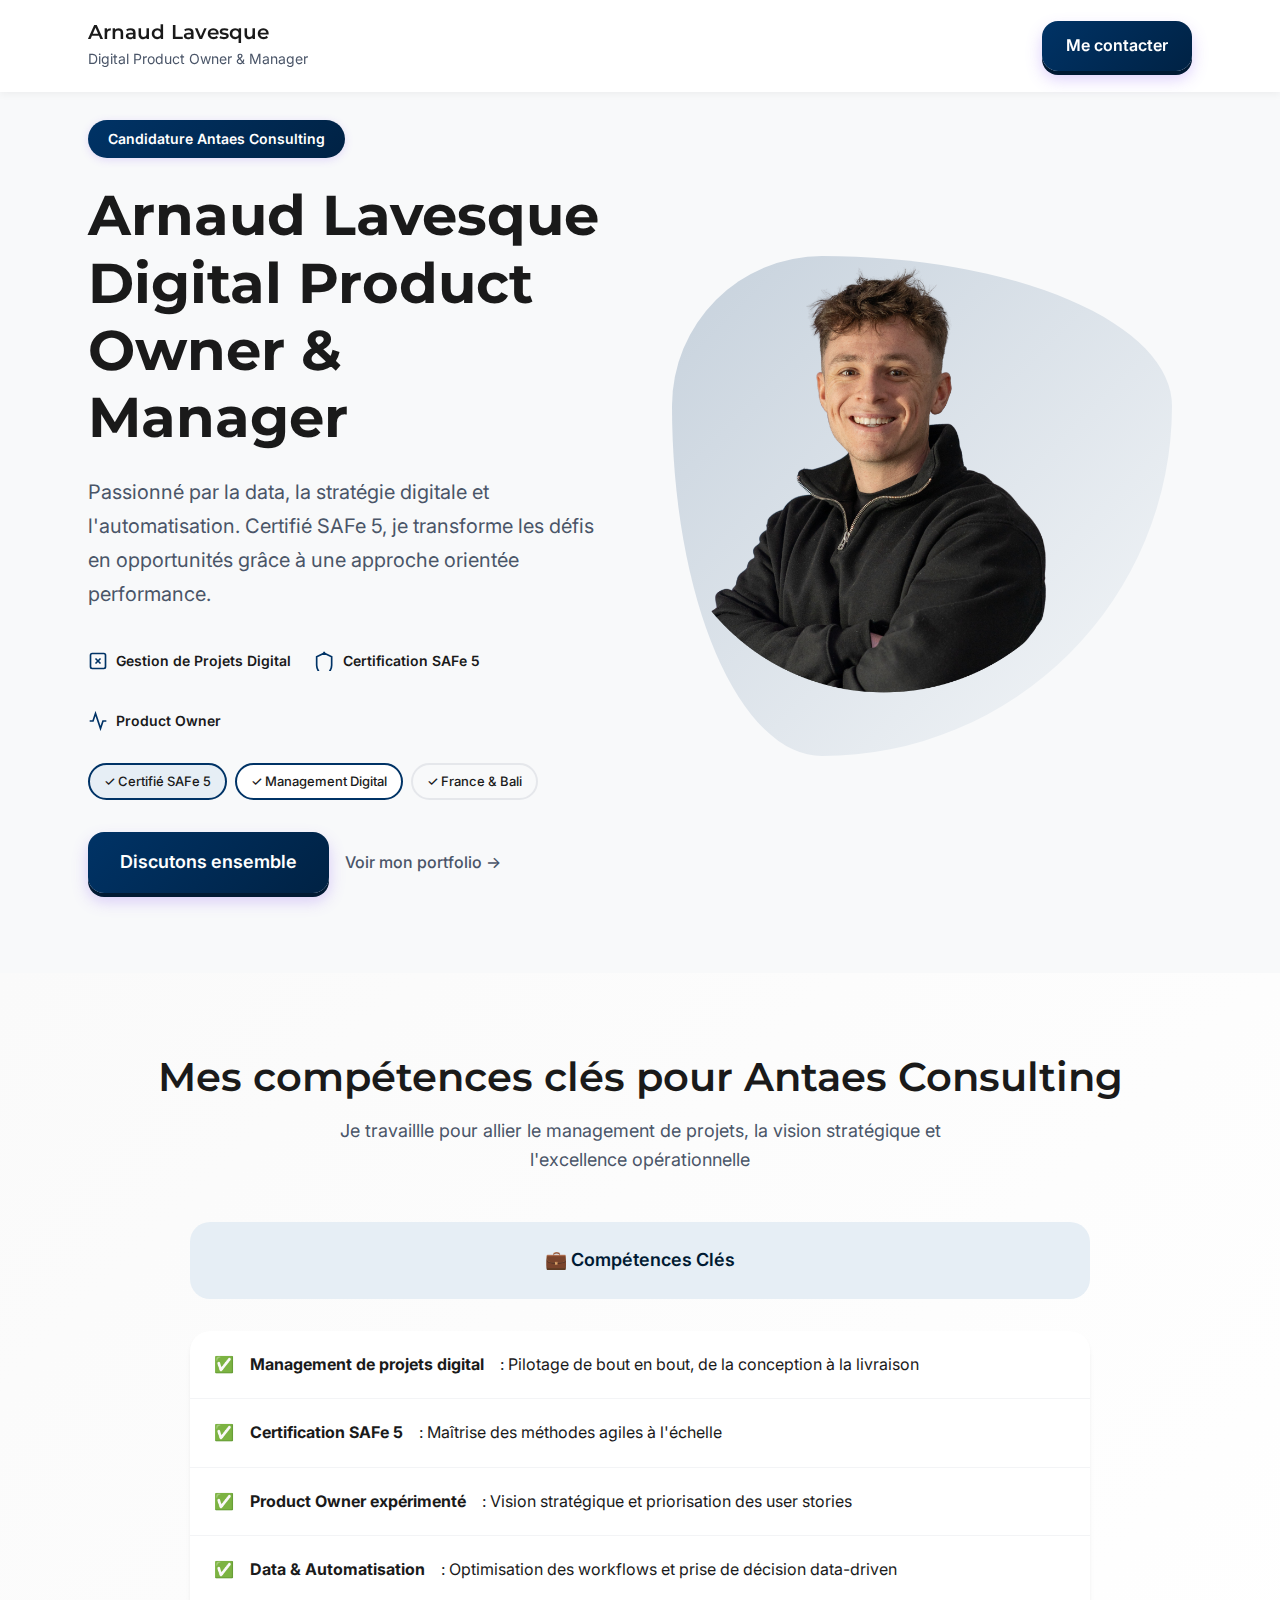
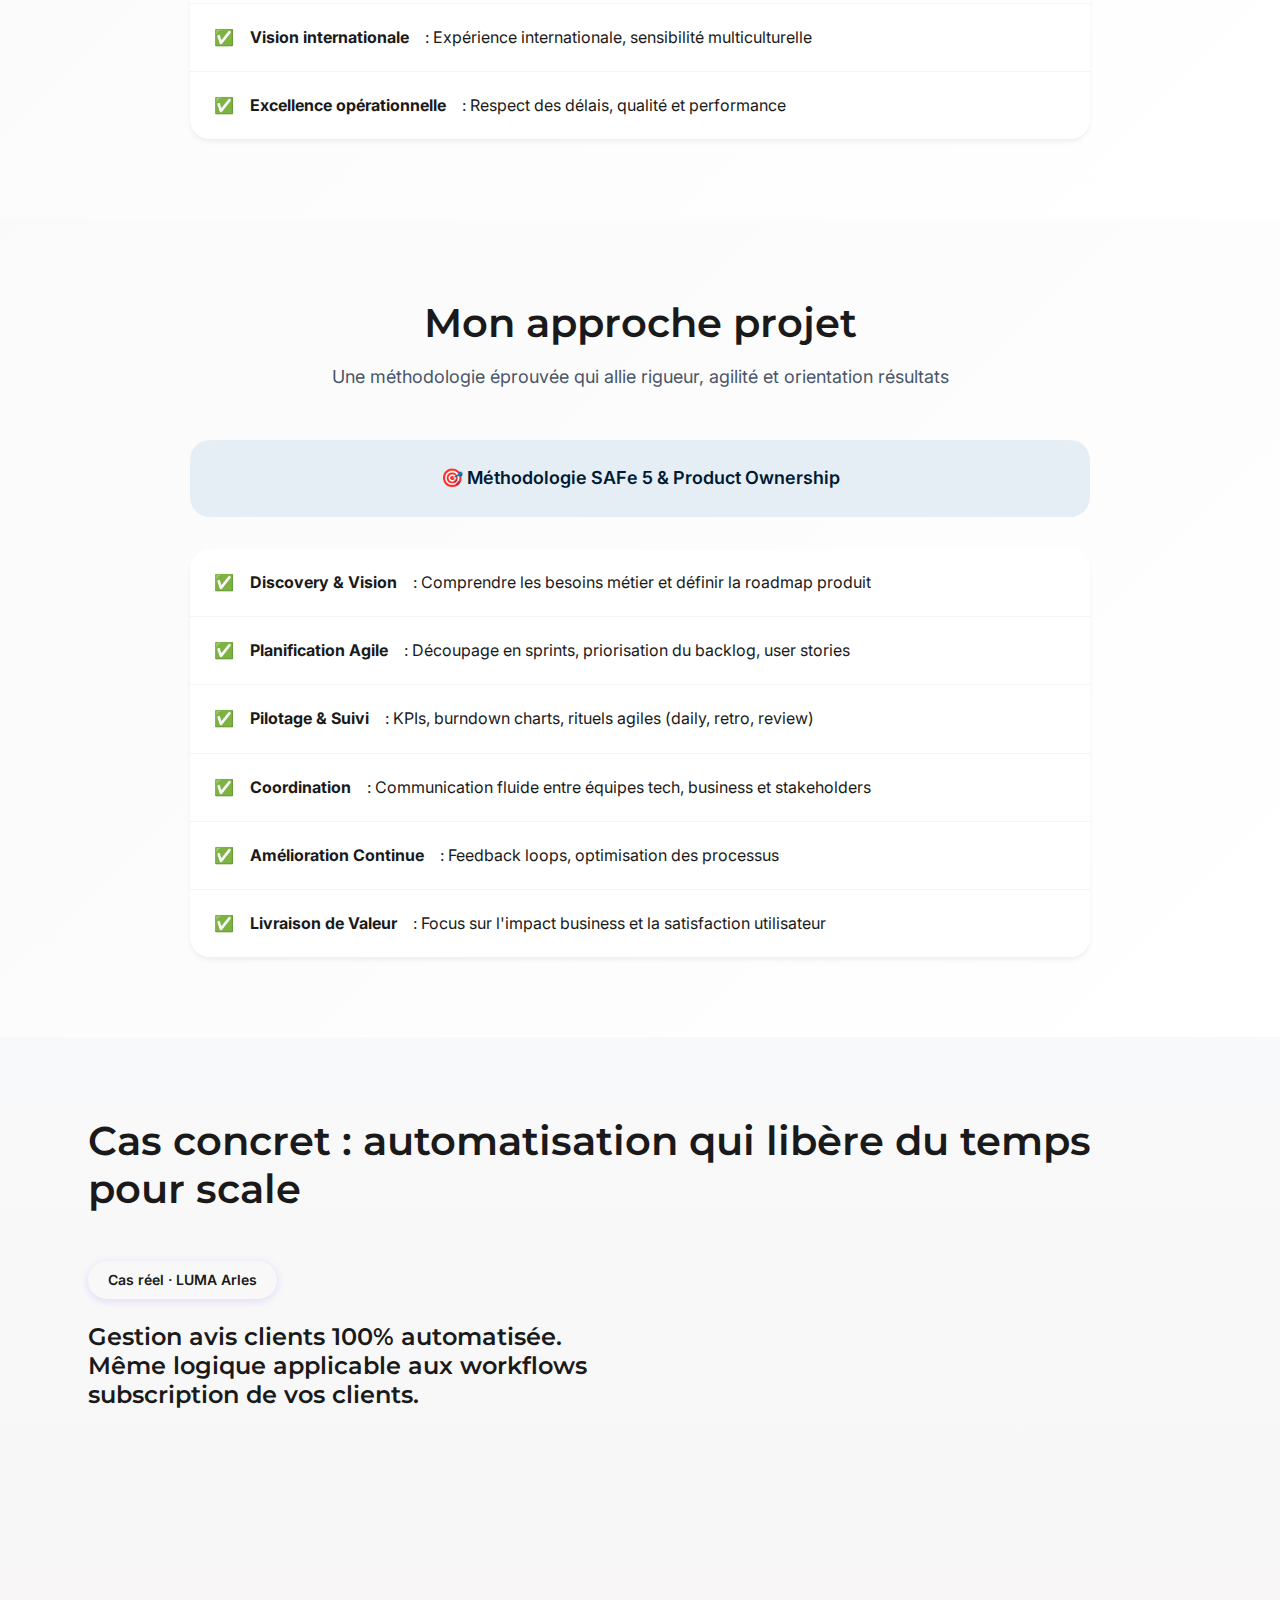
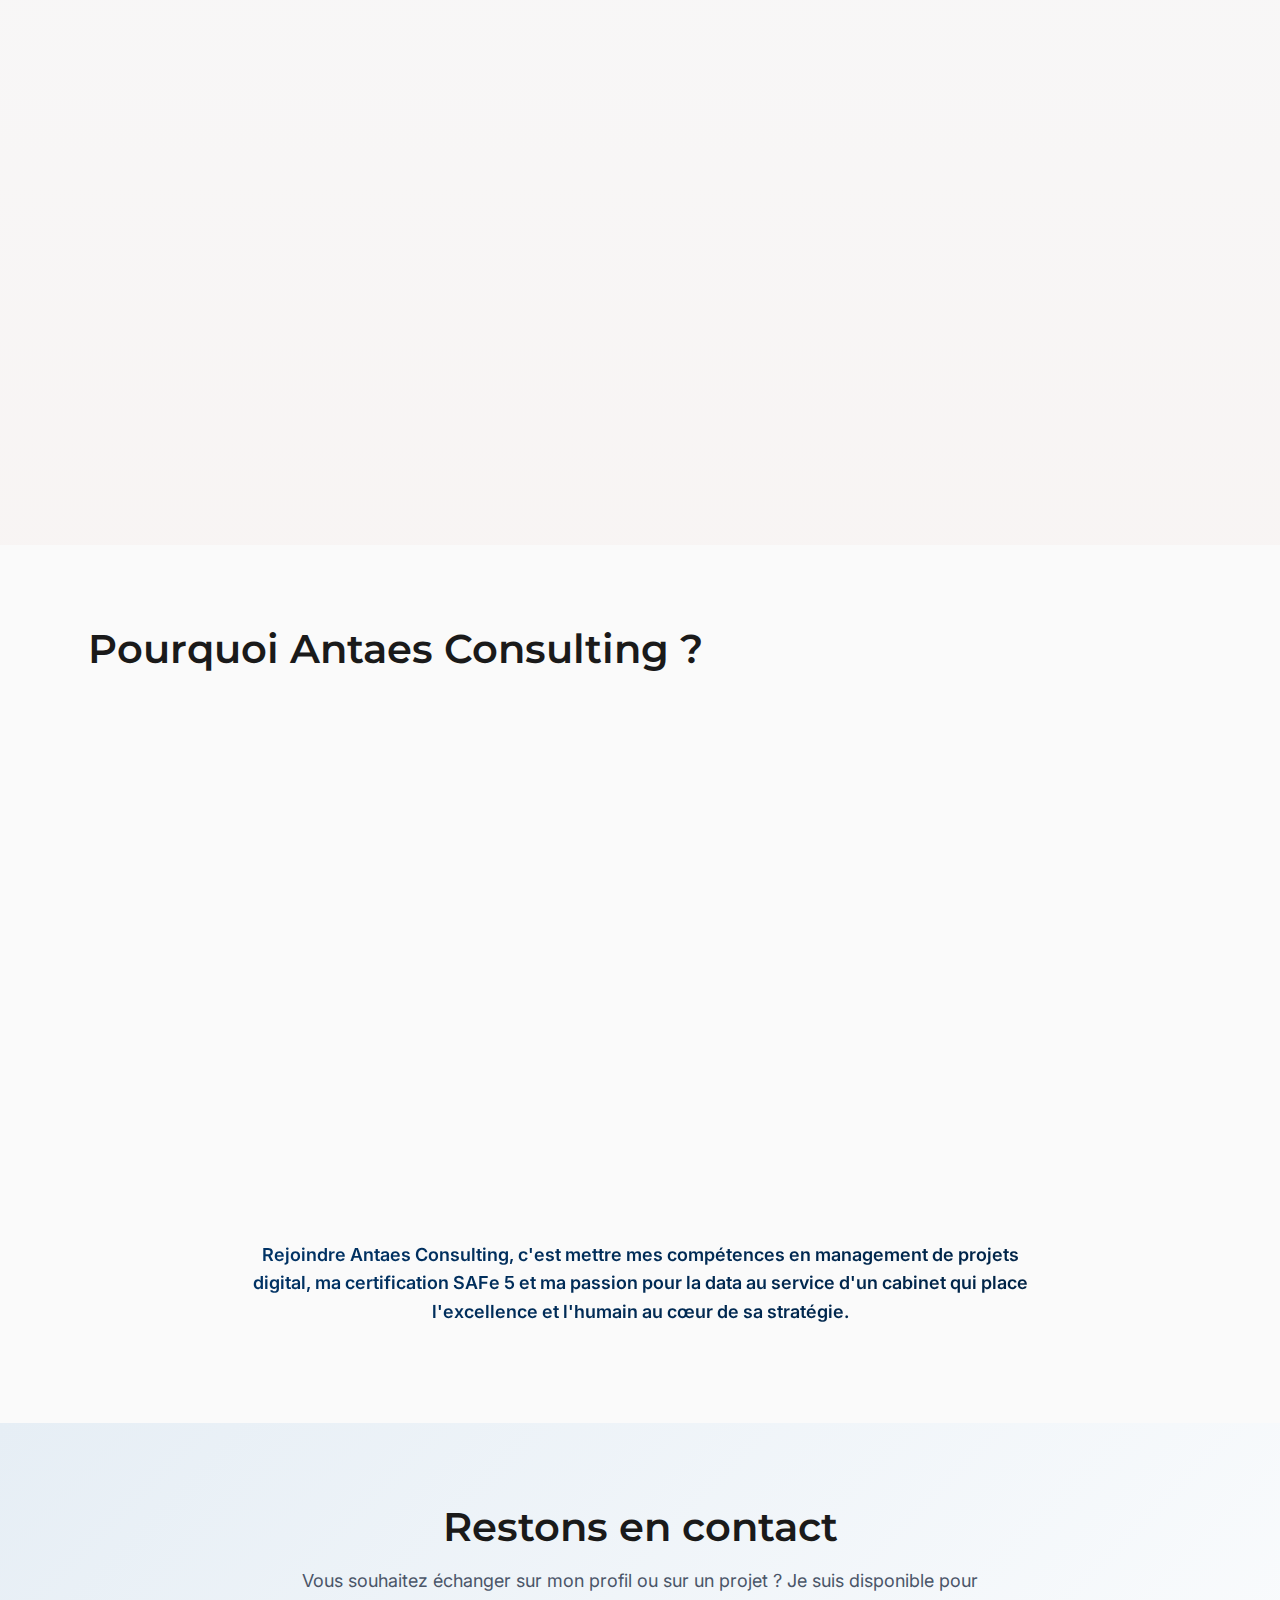
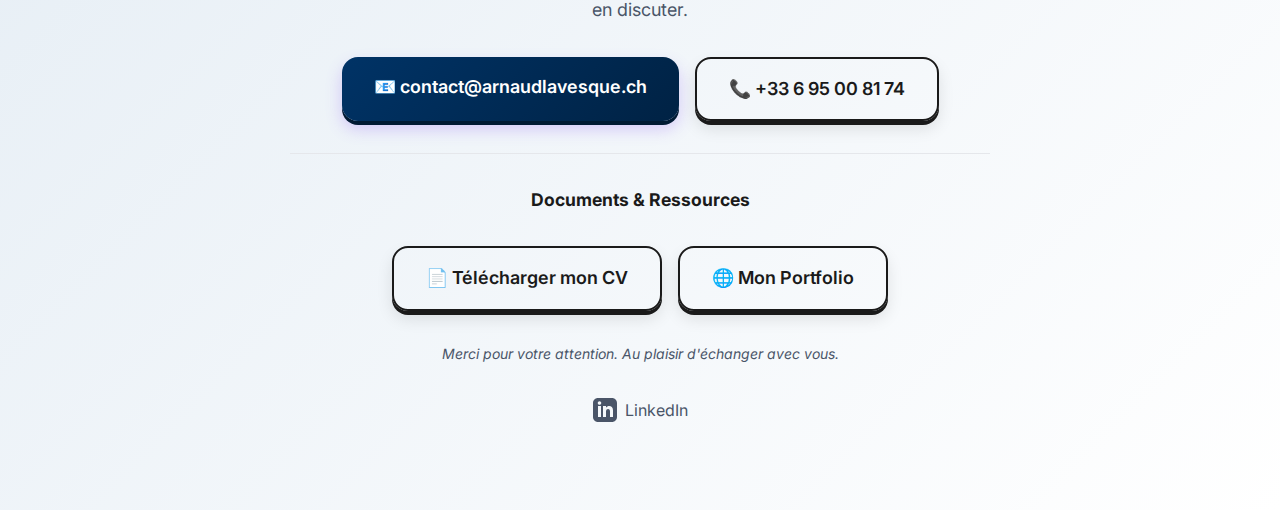
<file: index.html>
<!DOCTYPE html>
<html lang="fr">
<head>
    <meta charset="UTF-8">
    <meta name="viewport" content="width=device-width, initial-scale=1.0">
    <title>Arnaud Lavesque Digital Product Owner & Manager | Candidature Antaes Consulting</title>
    <meta name="description" content="Digital Product Owner & Manager certifié SAFe 5 | Passionné par la data, la stratégie digitale et l'automatisation | Candidature Antaes Consulting">
    
    <!-- Favicon -->
    <link rel="icon" type="image/svg+xml" href="photo.svg">
    <link rel="alternate icon" href="photo.svg">
    <link rel="apple-touch-icon" href="photo.svg">
    
    <!-- Open Graph / Social Media -->
    <meta property="og:title" content="Arnaud Lavesque — Digital Product Owner & Manager | Antaes Consulting">
    <meta property="og:description" content="Management de projets digital, certification SAFe 5, Product Owner expérimenté">
    <meta property="og:type" content="website">
    <meta property="og:url" content="https://antaes-arnaud.com">
    <meta property="og:image" content="https://antaes-arnaud.com/photo.svg">
    
    <!-- Twitter Card -->
    <meta name="twitter:card" content="summary_large_image">
    <meta name="twitter:title" content="Arnaud Lavesque — Digital Product Owner & Manager | Antaes Consulting">
    <meta name="twitter:description" content="Management de projets digital, certification SAFe 5, Product Owner expérimenté">

    <!-- Privacy-friendly analytics by Plausible -->
    <script async src="https://plausible.io/js/pa-vQAdKGVrV-SPS--4nNHO8.js"></script>
    <script>
      window.plausible = window.plausible || function () {
        (plausible.q = plausible.q || []).push(arguments);
      },
      plausible.init = plausible.init || function (i) {
        plausible.o = i || {};
      };
      plausible.init();
    </script>

    <!-- Fonts -->
    <link rel="preconnect" href="https://fonts.googleapis.com">
    <link rel="preconnect" href="https://fonts.gstatic.com" crossorigin>
    <link href="https://fonts.googleapis.com/css2?family=Montserrat:wght@400;500;600;700&family=Inter:wght@400;500;600&display=swap" rel="stylesheet">
    
    <!-- Styles -->
    <link rel="stylesheet" href="styles.css">
</head>
<body>
    <!-- Header fixe -->
    <header class="header">
        <div class="container">
            <div class="header-content">
                <div class="logo">
                    <h2>Arnaud Lavesque</h2>
                    <span class="subtitle">Digital Product Owner & Manager</span>
                </div>
                <nav class="header-nav">
                    <a href="#contact" class="btn btn-primary">Me contacter</a>
                </nav>
            </div>
        </div>
    </header>

    <main>
        <!-- Section Hero -->
        <section class="hero">
            <div class="container">
                <div class="hero-content">
                    <div class="hero-text">
                        <span class="tag tag-yellow">Candidature Antaes Consulting</span>
                        <h1>Arnaud Lavesque Digital Product Owner & Manager</h1>
                        <p class="hero-subtitle">
                            Passionné par la data, la stratégie digitale et l'automatisation. Certifié SAFe 5, je transforme les défis en opportunités grâce à une approche orientée performance.
                        </p>
                        
                        <div class="pillars">
                            <div class="pillar">
                                <svg class="icon" width="20" height="20" viewBox="0 0 24 24" fill="none" stroke="currentColor" stroke-width="2">
                                    <rect x="3" y="3" width="18" height="18" rx="2" ry="2"/>
                                    <line x1="9" y1="9" x2="15" y2="15"/>
                                    <line x1="15" y1="9" x2="9" y2="15"/>
                                </svg>
                                <span>Gestion de Projets Digital</span>
                            </div>
                            <div class="pillar">
                                <svg class="icon" width="20" height="20" viewBox="0 0 24 24" fill="none" stroke="currentColor" stroke-width="2">
                                    <path d="M12 2L2 7v10c0 5.55 3.84 10.74 9 12 5.16-1.26 9-6.45 9-12V7l-10-5z"/>
                                </svg>
                                <span>Certification SAFe 5</span>
                            </div>
                            <div class="pillar">
                                <svg class="icon" width="20" height="20" viewBox="0 0 24 24" fill="none" stroke="currentColor" stroke-width="2">
                                    <polyline points="22 12 18 12 15 21 9 3 6 12 2 12"/>
                                </svg>
                                <span>Product Owner</span>
                            </div>
                        </div>

                        <div class="credentials">
                            <span class="badge badge-certified">✓ Certifié SAFe 5</span>
                            <span class="badge badge-project">✓ Management Digital</span>
                            <span class="badge badge-location">✓ France & Bali</span>
                        </div>

                        <div class="hero-cta">
                            <a href="#contact" class="btn btn-primary btn-large">Discutons ensemble</a>
                            <a href="https://arnaudlavesque.ch" target="_blank" class="link-secondary">Voir mon portfolio →</a>
                        </div>
                    </div>
                    
                    <div class="hero-visual">
                        <div class="visual-wrapper">
                            <div class="shape-organic"></div>
                            <img src="photo.svg" alt="Arnaud Lavesque" class="avatar">
                            
                            <div class="floating-card card-1">
                                <strong>Gestion de Projets</strong>
                                <span>Méthodes agiles & SAFe 5</span>
                            </div>
                            
                            <div class="floating-card card-2">
                                <strong>Product Owner</strong>
                                <span>Vision stratégique & exécution</span>
                            </div>
                            
                            <div class="floating-card card-3">
                                <strong>Digital & Data</strong>
                                <span>Automatisation & performance</span>
                            </div>
                        </div>
                    </div>
                </div>
            </div>
        </section>

        <!-- Section Avec/Sans Arnaud -->
        <section class="benefits">
            <div class="container">
                <h2>Mes compétences clés pour Antaes Consulting</h2>
                <p class="section-subtitle">
                     Je travaillle pour allier le management de projets, la vision stratégique et l'excellence opérationnelle 
                </p>
                
                <div class="comparisons">
                    <div class="comparison avec active">
                        <div class="comparison-header avec-header">
                            💼 Compétences Clés
                        </div>
                        <ul class="comparison-list">
                            <li>✅ <strong>Management de projets digital</strong> : Pilotage de bout en bout, de la conception à la livraison</li>
                            <li>✅ <strong>Certification SAFe 5</strong> : Maîtrise des méthodes agiles à l'échelle</li>
                            <li>✅ <strong>Product Owner expérimenté</strong> : Vision stratégique et priorisation des user stories</li>
                            <li>✅ <strong>Data & Automatisation</strong> : Optimisation des workflows et prise de décision data-driven</li>
                            <li>✅ <strong>Vision internationale</strong> : Expérience internationale, sensibilité multiculturelle</li>
                            <li>✅ <strong>Excellence opérationnelle</strong> : Respect des délais, qualité et performance</li>
                        </ul>
                    </div>
                </div>
            </div>
        </section>

        <!-- Section Approche Projet -->
        <section class="quiz-section">
            <div class="container">
                <div class="section-header">
                    <h2>Mon approche projet</h2>
                    <p class="section-subtitle">
                        Une méthodologie éprouvée qui allie rigueur, agilité et orientation résultats
                    </p>
                </div>
                
                <div class="comparisons" style="margin-top: 3rem;">
                    <div class="comparison avec active">
                        <div class="comparison-header avec-header">
                            🎯 Méthodologie SAFe 5 & Product Ownership
                        </div>
                        <ul class="comparison-list">
                            <li>✅ <strong>Discovery & Vision</strong> : Comprendre les besoins métier et définir la roadmap produit</li>
                            <li>✅ <strong>Planification Agile</strong> : Découpage en sprints, priorisation du backlog, user stories</li>
                            <li>✅ <strong>Pilotage & Suivi</strong> : KPIs, burndown charts, rituels agiles (daily, retro, review)</li>
                            <li>✅ <strong>Coordination</strong> : Communication fluide entre équipes tech, business et stakeholders</li>
                            <li>✅ <strong>Amélioration Continue</strong> : Feedback loops, optimisation des processus</li>
                            <li>✅ <strong>Livraison de Valeur</strong> : Focus sur l'impact business et la satisfaction utilisateur</li>
                        </ul>
                    </div>
                </div>
            </div>
        </section>

        <!-- Section Workflow LUMA -->
        <section id="workflow" class="workflow">
            <div class="container">
                <h2>Cas concret : automatisation qui libère du temps pour scale</h2>
                
                <div class="workflow-content">
                    <div class="workflow-story">
                        <span class="tag">Cas réel · LUMA Arles</span>
                        <h3>Gestion avis clients 100% automatisée. Même logique applicable aux workflows subscription de vos clients.</h3>
                        
                        <div class="workflow-detail">
                            <div class="problem">
                                <h4>🔴 Avant</h4>
                                <ul>
                                    <li>Process manuel et peu visible</li>
                                    <li>Difficulté de priorisation</li>
                                    <li>Temps perdu</li>
                                </ul>
                            </div>
                            
                            <div class="solution">
                                <h4>💡 Solution</h4>
                                <p><strong>Stack :</strong> Make + CRM (collecte, analyse, notifications, relances).</p>
                                <p><strong>Workflow :</strong></p>
                                <ul>
                                    <li>Collecte multi-sources</li>
                                    <li>Analyse sentiment IA</li>
                                    <li>Routage intelligent</li>
                                    <li>Relances personnalisées</li>
                                </ul>
                            </div>
                            
                            <div class="results">
                                <h4>📈 Impact</h4>
                                <div class="metrics">
                                    <div class="metric">
                                        <span class="metric-value">-65%</span>
                                        <span class="metric-label">de temps passé chaque semaine</span>
                                    </div>
                                    <div class="metric">
                                        <span class="metric-value">+47%</span>
                                        <span class="metric-label">de taux de réponse</span>
                                    </div>
                                    <div class="metric">
                                        <span class="metric-value">✓</span>
                                        <span class="metric-label">Vision claire des thèmes clients</span>
                                    </div>
                                </div>
                            </div>
                        </div>
                    </div>
                    
                    <div class="workflow-visual">
                        <div class="visual-card">
                            <h4>Workflow automatisé</h4>
                            <div class="timeline">
                                <div class="timeline-step">
                                    <div class="step-icon">👤</div>
                                    <div class="step-content">
                                        <strong>Client laisse un avis</strong>
                                        <span>Google, Tripadvisor, formulaires</span>
                                    </div>
                                </div>
                                
                                <div class="timeline-connector"></div>
                                
                                <div class="timeline-step">
                                    <div class="step-icon">🤖</div>
                                    <div class="step-content">
                                        <strong>Collecte & centralisation automatique</strong>
                                        <span>Automatisation complète de la récupération</span>
                                    </div>
                                </div>
                                
                                <div class="timeline-connector"></div>
                                
                                <div class="timeline-step">
                                    <div class="step-icon">📊</div>
                                    <div class="step-content">
                                        <strong>Analyse & catégorisation</strong>
                                        <span>IA & prompt engineering</span>
                                    </div>
                                </div>
                                
                                <div class="timeline-connector"></div>
                                
                                <div class="timeline-step">
                                    <div class="step-icon">📧</div>
                                    <div class="step-content">
                                        <strong>Notification équipe</strong>
                                        <span>Assignation selon le type</span>
                                    </div>
                                </div>
                                
                                <div class="timeline-connector"></div>
                                
                                <div class="timeline-step">
                                    <div class="step-icon">✅</div>
                                    <div class="step-content">
                                        <strong>Réponse personnalisée</strong>
                                        <span>Suivi automatique si nécessaire</span>
                                    </div>
                                </div>
                            </div>
                            
                            <div class="stack-badge">
                                <strong>Stack utilisée :</strong> Make, HubSpot CRM, Gmail API
                            </div>
                        </div>
                    </div>
                </div>
            </div>
        </section>

        <!-- Section Alignement -->
        <section class="alignment">
            <div class="container">
                <h2>Pourquoi Antaes Consulting ?</h2>
                
                <div class="alignment-content">
                    <div class="alignment-checks">
                        <div class="check-item">
                            <span class="check-icon">✅</span>
                            <p><strong>Cabinet suisse d'excellence</strong> — Antaes accompagne ses clients dans la stratégie, la transformation digitale et l'ingénierie, avec un positionnement Top 10 en Suisse. Je partage cette exigence de qualité et de performance.</p>
                        </div>
                        <div class="check-item">
                            <span class="check-icon">✅</span>
                            <p><strong>Management des Systèmes d'Information</strong> — Votre expertise en pilotage de projets, analyse métiers et intégration de solutions correspond parfaitement à mon profil de Product Owner certifié SAFe 5.</p>
                        </div>
                        <div class="check-item">
                            <span class="check-icon">✅</span>
                            <p><strong>Valeurs humaines</strong> — "Respect, Engagement, Entraide Mutuelle, Performance" : ces valeurs résonnent avec ma façon de travailler. Je place l'humain et la confiance au cœur de mes collaborations.</p>
                        </div>
                        <div class="check-item">
                            <span class="check-icon">✅</span>
                            <p><strong>Secteurs d'excellence</strong> — Luxe, Life Sciences, Industrie, Finance : des secteurs exigeants où la rigueur, l'innovation et la performance sont essentielles.</p>
                        </div>
                    </div>
                    
                    <p class="alignment-conclusion">
                        Rejoindre Antaes Consulting, c'est mettre mes compétences en management de projets digital, ma certification SAFe 5 et ma passion pour la data au service d'un cabinet qui place l'excellence et l'humain au cœur de sa stratégie.
                    </p>
                </div>
            </div>
        </section>

        <!-- Section Contact -->
        <section id="contact" class="contact">
            <div class="container">
                <div class="contact-content">
                    <h2>Restons en contact</h2>
                    <p class="contact-subtitle">
                        Vous souhaitez échanger sur mon profil ou sur un projet ? Je suis disponible pour en discuter.
                    </p>
                    
                    <div class="contact-cta">
                        <a href="mailto:contact@arnaudlavesque.ch" class="btn btn-primary btn-large">📧 contact@arnaudlavesque.ch</a>
                        <a href="tel:+33695008174" class="btn btn-outline btn-large">📞 +33 6 95 00 81 74</a>
                    </div>
                    
                    <div style="margin-top: 2rem; padding-top: 2rem; border-top: 1px solid var(--color-border);">
                        <p style="font-size: 1.1rem; margin-bottom: 1rem; color: var(--color-text-primary);">
                            <strong>Documents & Ressources</strong>
                        </p>
                        <div class="contact-cta">
                            <a href="#" class="btn btn-outline btn-large">📄 Télécharger mon CV</a>
                            <a href="https://www.arnaudlavesque.ch" target="_blank" class="btn btn-outline btn-large">🌐 Mon Portfolio</a>
                        </div>
                    </div>
                    
                    <p class="contact-reassurance">
                        Merci pour votre attention. Au plaisir d'échanger avec vous.
                    </p>
                    
                    <div class="social-links">
                        <a href="https://www.linkedin.com/in/arnaud-lavesque-431957192" target="_blank" class="social-link">
                            <svg width="24" height="24" viewBox="0 0 24 24" fill="currentColor">
                                <path d="M19 0h-14c-2.761 0-5 2.239-5 5v14c0 2.761 2.239 5 5 5h14c2.762 0 5-2.239 5-5v-14c0-2.761-2.238-5-5-5zm-11 19h-3v-11h3v11zm-1.5-12.268c-.966 0-1.75-.79-1.75-1.764s.784-1.764 1.75-1.764 1.75.79 1.75 1.764-.783 1.764-1.75 1.764zm13.5 12.268h-3v-5.604c0-3.368-4-3.113-4 0v5.604h-3v-11h3v1.765c1.396-2.586 7-2.777 7 2.476v6.759z"/>
                            </svg>
                            LinkedIn
                        </a>
                    </div>
                </div>
            </div>
        </section>
    </main>

    <script src="script.js"></script>
</body>
</html>
</file>
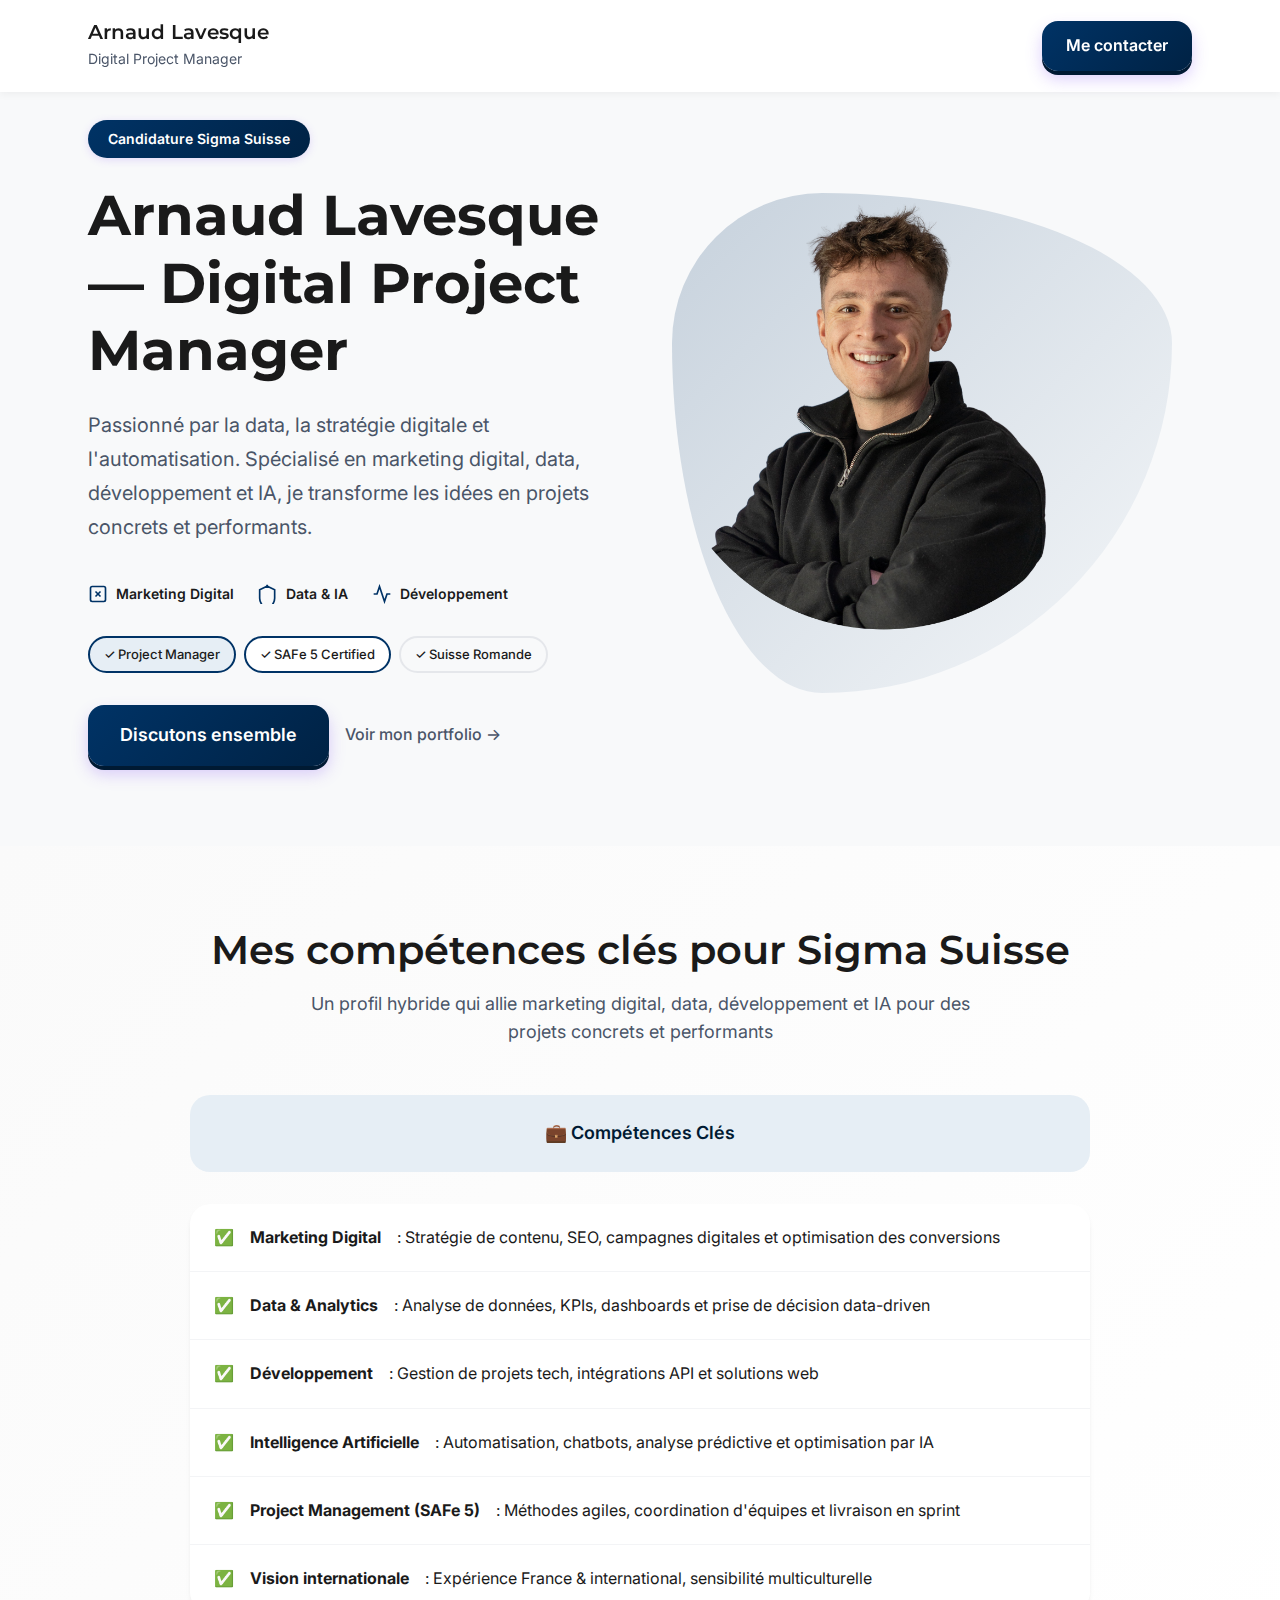
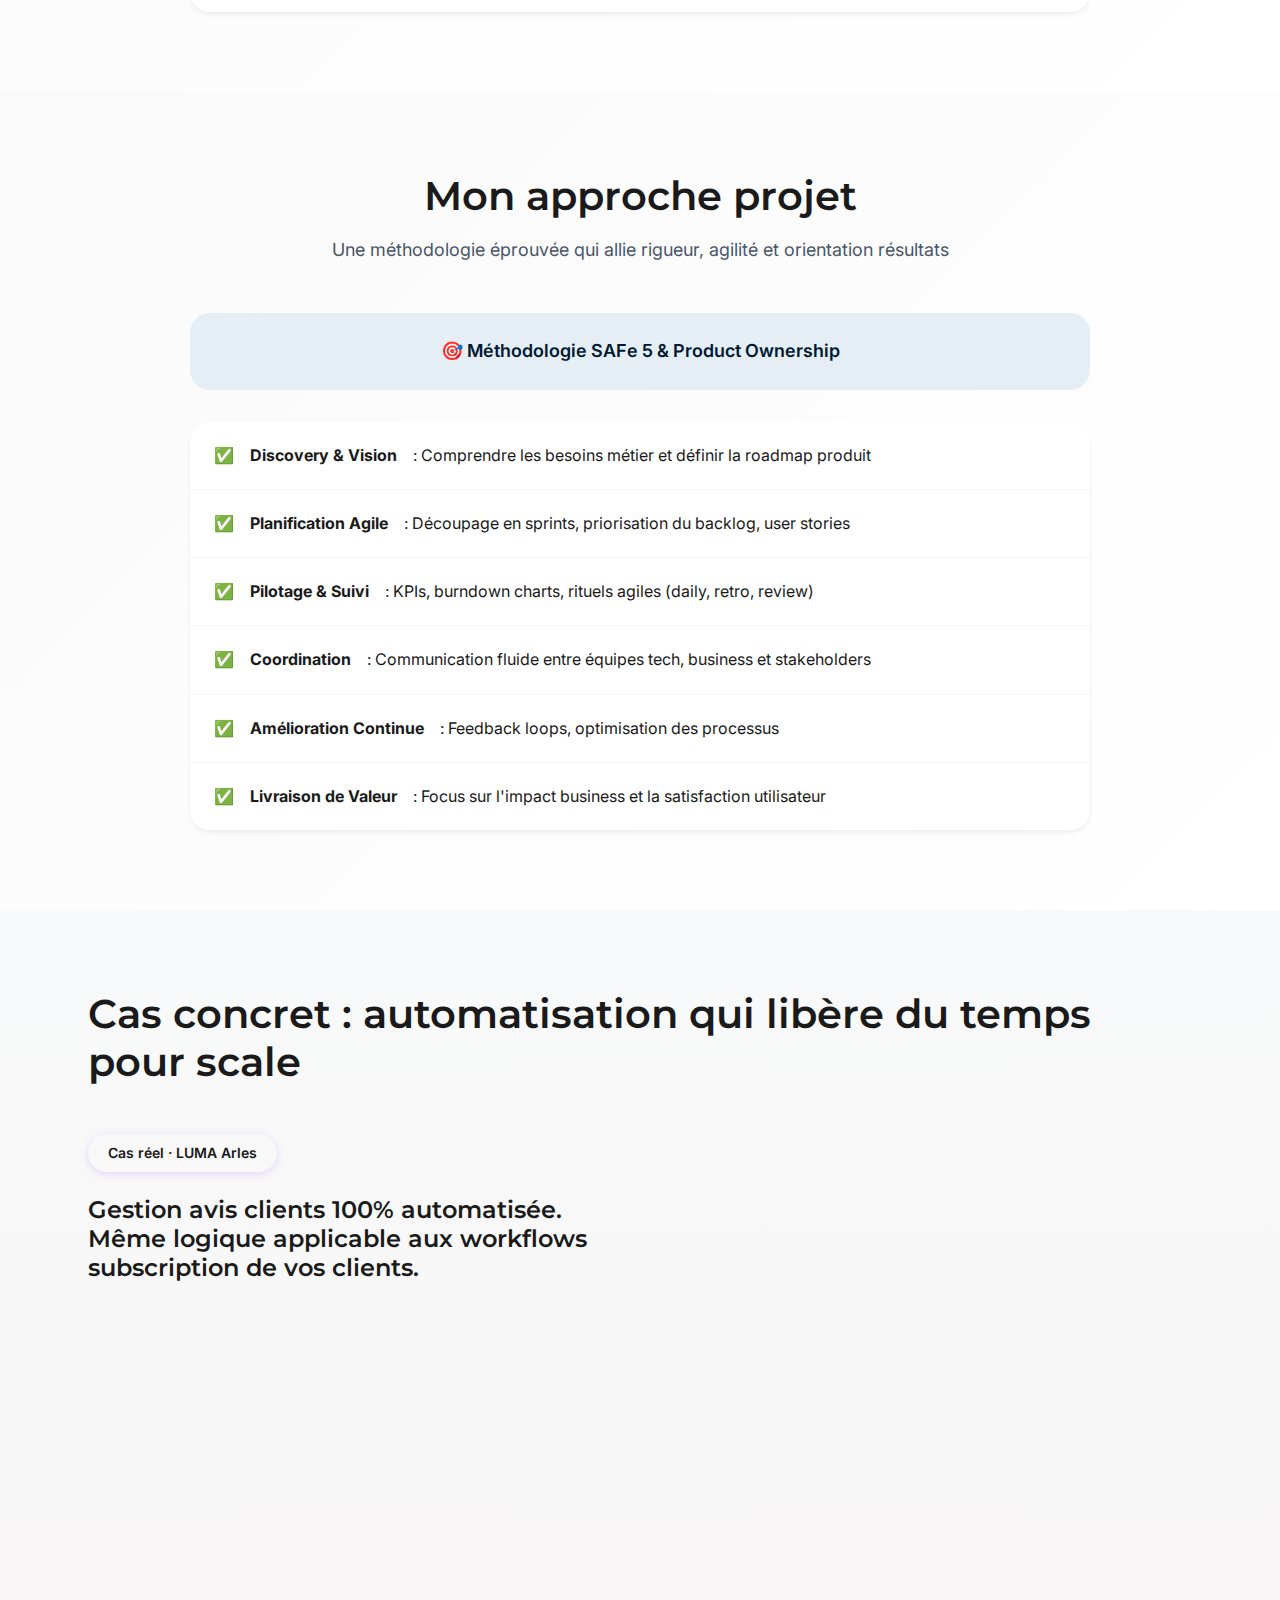
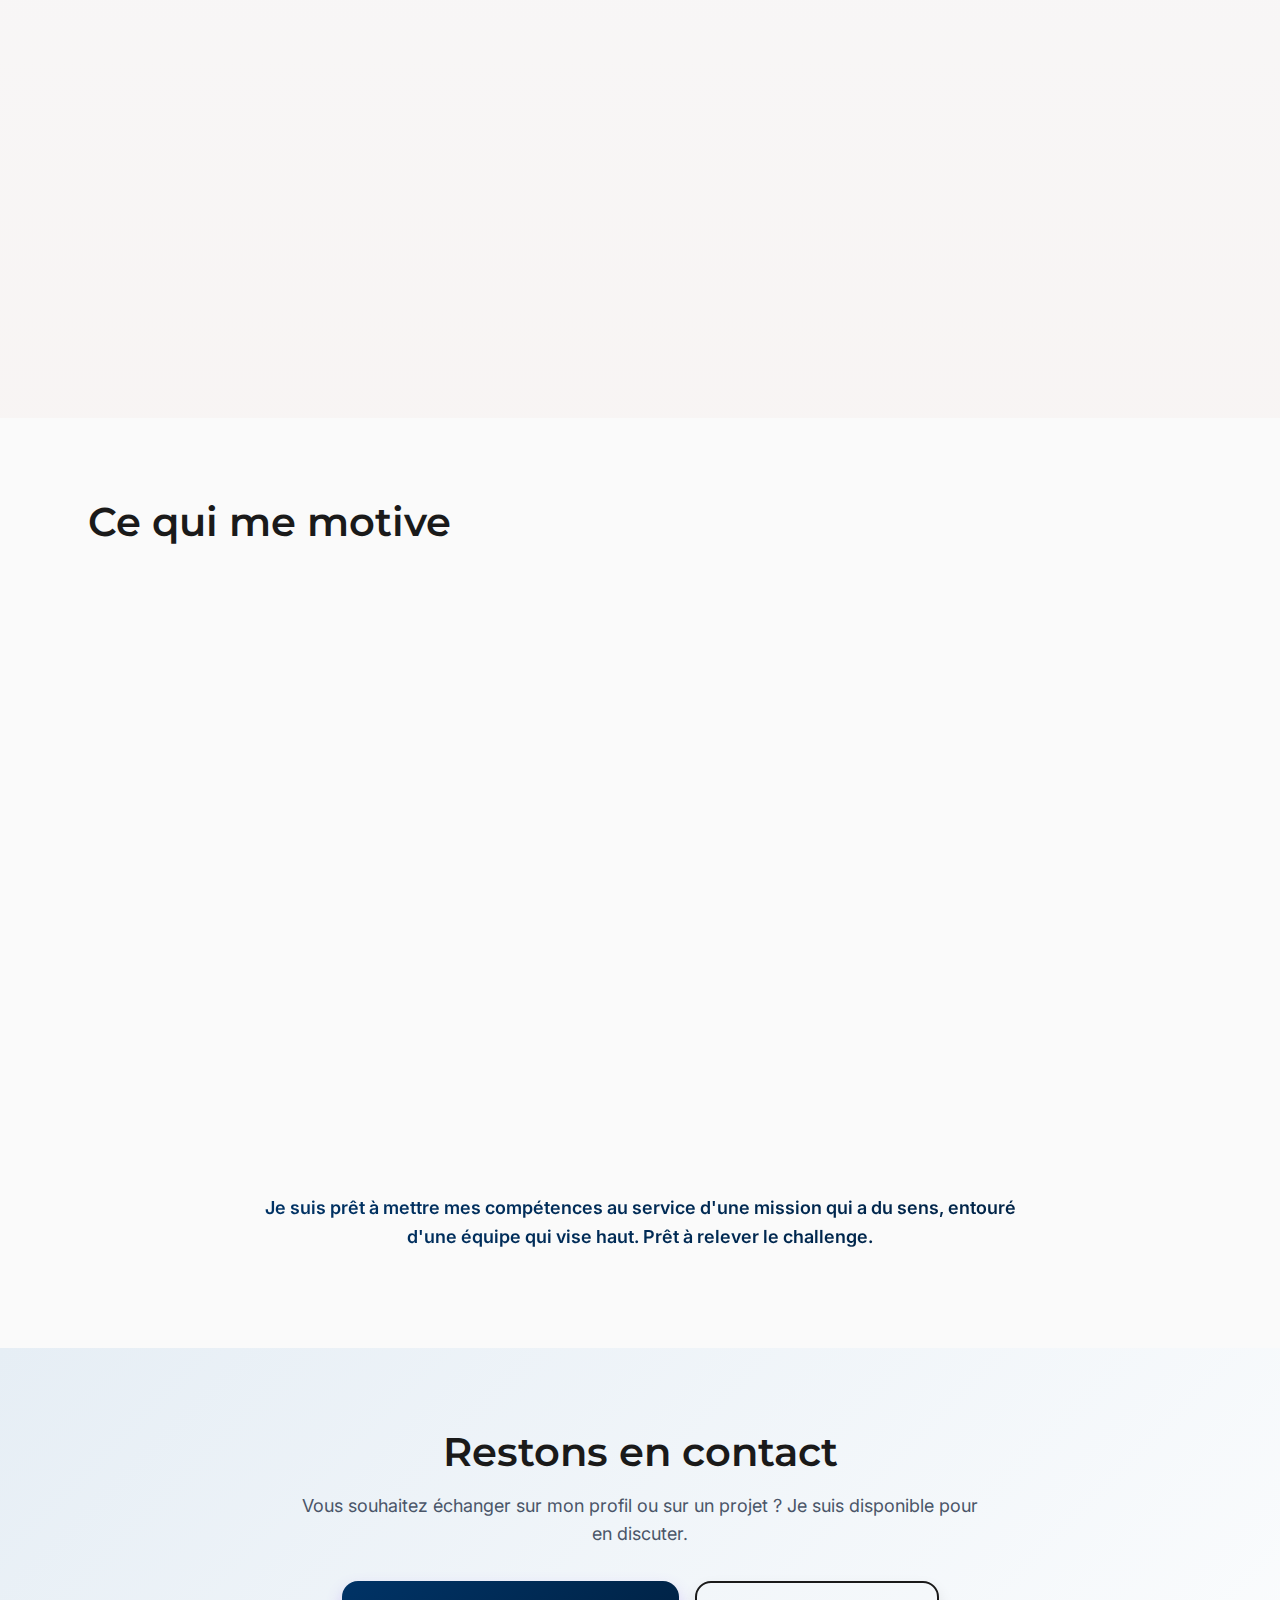
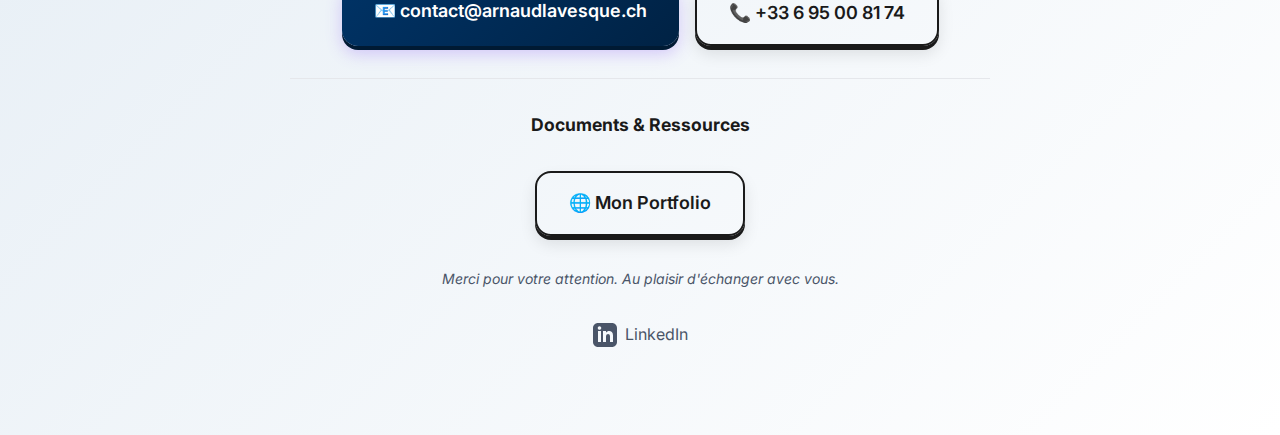
<file: sigma/index.html>
<!DOCTYPE html>
<html lang="fr">
<head>
    <meta charset="UTF-8">
    <meta name="viewport" content="width=device-width, initial-scale=1.0">
    <title>Arnaud Lavesque — Digital Project Manager | Candidature Sigma Suisse</title>
    <meta name="description" content="Digital Project Manager | Marketing, Data, Dev & IA | Passionné par la stratégie digitale et l'automatisation | Candidature Sigma Suisse">
    
    <!-- Favicon -->
    <link rel="icon" type="image/svg+xml" href="photo.svg">
    <link rel="alternate icon" href="photo.svg">
    <link rel="apple-touch-icon" href="photo.svg">
    
    <!-- Open Graph / Social Media -->
    <meta property="og:title" content="Arnaud Lavesque — Digital Project Manager | Sigma Suisse">
    <meta property="og:description" content="Digital Project Manager | Marketing, Data, Dev & IA | Candidature Sigma Suisse">
    <meta property="og:type" content="website">
    <meta property="og:url" content="https://sigma-arnaud.com">
    <meta property="og:image" content="https://sigma-arnaud.com/photo.svg">
    
    <!-- Twitter Card -->
    <meta name="twitter:card" content="summary_large_image">
    <meta name="twitter:title" content="Arnaud Lavesque — Digital Project Manager | Sigma Suisse">
    <meta name="twitter:description" content="Digital Project Manager | Marketing, Data, Dev & IA">


    <!-- Fonts -->
    <link rel="preconnect" href="https://fonts.googleapis.com">
    <link rel="preconnect" href="https://fonts.gstatic.com" crossorigin>
    <link href="https://fonts.googleapis.com/css2?family=Montserrat:wght@400;500;600;700&family=Inter:wght@400;500;600&display=swap" rel="stylesheet">
    
    <!-- Styles -->
    <link rel="stylesheet" href="styles.css">
</head>
<body>
    <!-- Header fixe -->
    <header class="header">
        <div class="container">
            <div class="header-content">
                <div class="logo">
                    <h2>Arnaud Lavesque</h2>
                    <span class="subtitle">Digital Project Manager</span>
                </div>
                <nav class="header-nav">
                    <a href="#contact" class="btn btn-primary">Me contacter</a>
                </nav>
            </div>
        </div>
    </header>

    <main>
        <!-- Section Hero -->
        <section class="hero">
            <div class="container">
                <div class="hero-content">
                    <div class="hero-text">
                        <span class="tag tag-yellow">Candidature Sigma Suisse</span>
                        <h1>Arnaud Lavesque — Digital Project Manager</h1>
                        <p class="hero-subtitle">
                            Passionné par la data, la stratégie digitale et l'automatisation. Spécialisé en marketing digital, data, développement et IA, je transforme les idées en projets concrets et performants.
                        </p>
                        
                        <div class="pillars">
                            <div class="pillar">
                                <svg class="icon" width="20" height="20" viewBox="0 0 24 24" fill="none" stroke="currentColor" stroke-width="2">
                                    <rect x="3" y="3" width="18" height="18" rx="2" ry="2"/>
                                    <line x1="9" y1="9" x2="15" y2="15"/>
                                    <line x1="15" y1="9" x2="9" y2="15"/>
                                </svg>
                                <span>Marketing Digital</span>
                            </div>
                            <div class="pillar">
                                <svg class="icon" width="20" height="20" viewBox="0 0 24 24" fill="none" stroke="currentColor" stroke-width="2">
                                    <path d="M12 2L2 7v10c0 5.55 3.84 10.74 9 12 5.16-1.26 9-6.45 9-12V7l-10-5z"/>
                                </svg>
                                <span>Data & IA</span>
                            </div>
                            <div class="pillar">
                                <svg class="icon" width="20" height="20" viewBox="0 0 24 24" fill="none" stroke="currentColor" stroke-width="2">
                                    <polyline points="22 12 18 12 15 21 9 3 6 12 2 12"/>
                                </svg>
                                <span>Développement</span>
                            </div>
                        </div>

                        <div class="credentials">
                            <span class="badge badge-certified">✓ Project Manager</span>
                            <span class="badge badge-project">✓ SAFe 5 Certified</span>
                            <span class="badge badge-location">✓ Suisse Romande</span>
                        </div>

                        <div class="hero-cta">
                            <a href="#contact" class="btn btn-primary btn-large">Discutons ensemble</a>
                            <a href="https://arnaudlavesque.ch" target="_blank" class="link-secondary">Voir mon portfolio →</a>
                        </div>
                    </div>
                    
                    <div class="hero-visual">
                        <div class="visual-wrapper">
                            <div class="shape-organic"></div>
                            <img src="photo.svg" alt="Arnaud Lavesque" class="avatar">
                            
                            <div class="floating-card card-1">
                                <strong>Marketing Digital</strong>
                                <span>Stratégie & exécution</span>
                            </div>
                            
                            <div class="floating-card card-2">
                                <strong>Data & IA</strong>
                                <span>Analyse & automatisation</span>
                            </div>
                            
                            <div class="floating-card card-3">
                                <strong>Développement</strong>
                                <span>Solutions digitales</span>
                            </div>
                        </div>
                    </div>
                </div>
            </div>
        </section>

        <!-- Section Avec/Sans Arnaud -->
        <section class="benefits">
            <div class="container">
                <h2>Mes compétences clés pour Sigma Suisse</h2>
                <p class="section-subtitle">
                    Un profil hybride qui allie marketing digital, data, développement et IA pour des projets concrets et performants
                </p>
                
                <div class="comparisons">
                    <div class="comparison avec active">
                        <div class="comparison-header avec-header">
                            💼 Compétences Clés
                        </div>
                        <ul class="comparison-list">
                            <li>✅ <strong>Marketing Digital</strong> : Stratégie de contenu, SEO, campagnes digitales et optimisation des conversions</li>
                            <li>✅ <strong>Data & Analytics</strong> : Analyse de données, KPIs, dashboards et prise de décision data-driven</li>
                            <li>✅ <strong>Développement</strong> : Gestion de projets tech, intégrations API et solutions web</li>
                            <li>✅ <strong>Intelligence Artificielle</strong> : Automatisation, chatbots, analyse prédictive et optimisation par IA</li>
                            <li>✅ <strong>Project Management (SAFe 5)</strong> : Méthodes agiles, coordination d'équipes et livraison en sprint</li>
                            <li>✅ <strong>Vision internationale</strong> : Expérience France & international, sensibilité multiculturelle</li>
                        </ul>
                    </div>
                </div>
            </div>
        </section>

        <!-- Section Approche Projet -->
        <section class="quiz-section">
            <div class="container">
                <div class="section-header">
                    <h2>Mon approche projet</h2>
                    <p class="section-subtitle">
                        Une méthodologie éprouvée qui allie rigueur, agilité et orientation résultats
                    </p>
                </div>
                
                <div class="comparisons" style="margin-top: 3rem;">
                    <div class="comparison avec active">
                        <div class="comparison-header avec-header">
                            🎯 Méthodologie SAFe 5 & Product Ownership
                        </div>
                        <ul class="comparison-list">
                            <li>✅ <strong>Discovery & Vision</strong> : Comprendre les besoins métier et définir la roadmap produit</li>
                            <li>✅ <strong>Planification Agile</strong> : Découpage en sprints, priorisation du backlog, user stories</li>
                            <li>✅ <strong>Pilotage & Suivi</strong> : KPIs, burndown charts, rituels agiles (daily, retro, review)</li>
                            <li>✅ <strong>Coordination</strong> : Communication fluide entre équipes tech, business et stakeholders</li>
                            <li>✅ <strong>Amélioration Continue</strong> : Feedback loops, optimisation des processus</li>
                            <li>✅ <strong>Livraison de Valeur</strong> : Focus sur l'impact business et la satisfaction utilisateur</li>
                        </ul>
                    </div>
                </div>
            </div>
        </section>

        <!-- Section Workflow LUMA -->
        <section id="workflow" class="workflow">
            <div class="container">
                <h2>Cas concret : automatisation qui libère du temps pour scale</h2>
                
                <div class="workflow-content">
                    <div class="workflow-story">
                        <span class="tag">Cas réel · LUMA Arles</span>
                        <h3>Gestion avis clients 100% automatisée. Même logique applicable aux workflows subscription de vos clients.</h3>
                        
                        <div class="workflow-detail">
                            <div class="problem">
                                <h4>🔴 Avant</h4>
                                <ul>
                                    <li>Process manuel et peu visible</li>
                                    <li>Difficulté de priorisation</li>
                                    <li>Temps perdu</li>
                                </ul>
                            </div>
                            
                            <div class="solution">
                                <h4>💡 Solution</h4>
                                <p><strong>Stack :</strong> Make + CRM (collecte, analyse, notifications, relances).</p>
                                <p><strong>Workflow :</strong></p>
                                <ul>
                                    <li>Collecte multi-sources</li>
                                    <li>Analyse sentiment IA</li>
                                    <li>Routage intelligent</li>
                                    <li>Relances personnalisées</li>
                                </ul>
                            </div>
                            
                            <div class="results">
                                <h4>📈 Impact</h4>
                                <div class="metrics">
                                    <div class="metric">
                                        <span class="metric-value">-65%</span>
                                        <span class="metric-label">de temps passé chaque semaine</span>
                                    </div>
                                    <div class="metric">
                                        <span class="metric-value">+47%</span>
                                        <span class="metric-label">de taux de réponse</span>
                                    </div>
                                    <div class="metric">
                                        <span class="metric-value">✓</span>
                                        <span class="metric-label">Vision claire des thèmes clients</span>
                                    </div>
                                </div>
                            </div>
                        </div>
                    </div>
                    
                    <div class="workflow-visual">
                        <div class="visual-card">
                            <h4>Workflow automatisé</h4>
                            <div class="timeline">
                                <div class="timeline-step">
                                    <div class="step-icon">👤</div>
                                    <div class="step-content">
                                        <strong>Client laisse un avis</strong>
                                        <span>Google, Tripadvisor, formulaires</span>
                                    </div>
                                </div>
                                
                                <div class="timeline-connector"></div>
                                
                                <div class="timeline-step">
                                    <div class="step-icon">🤖</div>
                                    <div class="step-content">
                                        <strong>Collecte & centralisation automatique</strong>
                                        <span>Automatisation complète de la récupération</span>
                                    </div>
                                </div>
                                
                                <div class="timeline-connector"></div>
                                
                                <div class="timeline-step">
                                    <div class="step-icon">📊</div>
                                    <div class="step-content">
                                        <strong>Analyse & catégorisation</strong>
                                        <span>IA & prompt engineering</span>
                                    </div>
                                </div>
                                
                                <div class="timeline-connector"></div>
                                
                                <div class="timeline-step">
                                    <div class="step-icon">📧</div>
                                    <div class="step-content">
                                        <strong>Notification équipe</strong>
                                        <span>Assignation selon le type</span>
                                    </div>
                                </div>
                                
                                <div class="timeline-connector"></div>
                                
                                <div class="timeline-step">
                                    <div class="step-icon">✅</div>
                                    <div class="step-content">
                                        <strong>Réponse personnalisée</strong>
                                        <span>Suivi automatique si nécessaire</span>
                                    </div>
                                </div>
                            </div>
                            
                            <div class="stack-badge">
                                <strong>Stack utilisée :</strong> Make, HubSpot CRM, Gmail API
                            </div>
                        </div>
                    </div>
                </div>
            </div>
        </section>

        <!-- Section Alignement -->
        <section class="alignment">
            <div class="container">
                <h2>Ce qui me motive</h2>
                
                <div class="alignment-content">
                    <div class="alignment-checks">
                        <div class="check-item">
                            <span class="check-icon">✅</span>
                            <p><strong>Un projet challengeant qui a du sens</strong> — Je cherche un environnement où chaque jour représente une opportunité d'apprentissage et d'impact. Les projets qui façonnent des carrières et transforment des entreprises, c'est ce qui m'anime.</p>
                        </div>
                        <div class="check-item">
                            <span class="check-icon">✅</span>
                            <p><strong>Une équipe dynamique et ambitieuse</strong> — J'ai besoin d'évoluer aux côtés de professionnels passionnés qui partagent cette même soif de performance et d'excellence. L'énergie collective d'une équipe qui avance vite et bien, c'est ce qui me pousse à me dépasser.</p>
                        </div>
                        <div class="check-item">
                            <span class="check-icon">✅</span>
                            <p><strong>La passion avant tout</strong> — Comprendre l'humain, saisir les ambitions, connecter compétences et opportunités : cette dimension me fascine. Mon profil hybride (marketing, data, dev, IA) me permet d'apporter une vision moderne et data-driven à chaque projet.</p>
                        </div>
                        <div class="check-item">
                            <span class="check-icon">✅</span>
                            <p><strong>L'humilité comme moteur</strong> — Je ne prétends pas tout savoir. Mon ambition est de grandir continuellement, d'apprendre de chaque expérience et d'apporter ma pierre tout en restant curieux, ouvert et à l'écoute.</p>
                        </div>
                    </div>
                    
                    <p class="alignment-conclusion">
                        Je suis prêt à mettre mes compétences au service d'une mission qui a du sens, entouré d'une équipe qui vise haut. Prêt à relever le challenge.
                    </p>
                </div>
            </div>
        </section>

        <!-- Section Contact -->
        <section id="contact" class="contact">
            <div class="container">
                <div class="contact-content">
                    <h2>Restons en contact</h2>
                    <p class="contact-subtitle">
                        Vous souhaitez échanger sur mon profil ou sur un projet ? Je suis disponible pour en discuter.
                    </p>
                    
                    <div class="contact-cta">
                        <a href="mailto:contact@arnaudlavesque.ch" class="btn btn-primary btn-large">📧 contact@arnaudlavesque.ch</a>
                        <a href="tel:+33695008174" class="btn btn-outline btn-large">📞 +33 6 95 00 81 74</a>
                    </div>
                    
                    <div style="margin-top: 2rem; padding-top: 2rem; border-top: 1px solid var(--color-border);">
                        <p style="font-size: 1.1rem; margin-bottom: 1rem; color: var(--color-text-primary);">
                            <strong>Documents & Ressources</strong>
                        </p>
                        <div class="contact-cta">
                            <a href="https://www.arnaudlavesque.ch" target="_blank" class="btn btn-outline btn-large">🌐 Mon Portfolio</a>
                        </div>
                    </div>
                    
                    <p class="contact-reassurance">
                        Merci pour votre attention. Au plaisir d'échanger avec vous.
                    </p>
                    
                    <div class="social-links">
                        <a href="https://www.linkedin.com/in/arnaud-lavesque-431957192" target="_blank" class="social-link">
                            <svg width="24" height="24" viewBox="0 0 24 24" fill="currentColor">
                                <path d="M19 0h-14c-2.761 0-5 2.239-5 5v14c0 2.761 2.239 5 5 5h14c2.762 0 5-2.239 5-5v-14c0-2.761-2.238-5-5-5zm-11 19h-3v-11h3v11zm-1.5-12.268c-.966 0-1.75-.79-1.75-1.764s.784-1.764 1.75-1.764 1.75.79 1.75 1.764-.783 1.764-1.75 1.764zm13.5 12.268h-3v-5.604c0-3.368-4-3.113-4 0v5.604h-3v-11h3v1.765c1.396-2.586 7-2.777 7 2.476v6.759z"/>
                            </svg>
                            LinkedIn
                        </a>
                    </div>
                </div>
            </div>
        </section>
    </main>

    <script src="script.js"></script>
</body>
</html>
</file>
<file: styles.css>
/* Variables - Antaes Consulting Color Scheme */
:root {
    --color-bg: #F8F9FA;
    --color-white: #FFFFFF;
    --color-accent: #003366;
    --color-accent-hover: #002244;
    --color-accent-light: #E6EEF5;
    --color-accent-dark: #001A33;
    --nectar-extra-color-1: #003366;
    --nectar-extra-color-2: #0055AA;
    --nectar-extra-color-3: #001A33;
    --color-text-primary: #1A1A1A;
    --color-text-secondary: #4A5568;
    --color-text-light: #6B7280;
    --color-border: #E5E7EB;
    --shadow-soft: 0 4px 6px -1px rgba(0,51,102,0.1), 0 2px 4px -1px rgba(0,51,102,0.06);
    --shadow-medium: 0 10px 15px -3px rgba(0,51,102,0.15), 0 4px 6px -2px rgba(0,51,102,0.08);
    --shadow-large: 0 20px 25px -5px rgba(0,51,102,0.2), 0 10px 10px -5px rgba(0,51,102,0.1);
    --radius-small: 8px;
    --radius-medium: 16px;
    --radius-large: 24px;
    --max-width: 1200px;
}

/* Reset & Base */
* {
    margin: 0;
    padding: 0;
    box-sizing: border-box;
}

html {
    overflow-x: hidden;
    scroll-behavior: smooth;
    width: 100%;
}

body {
    font-family: 'Inter', sans-serif;
    background-color: var(--color-bg);
    color: var(--color-text-primary);
    line-height: 1.6;
    overflow-x: hidden;
    width: 100%;
    max-width: 100vw;
    margin: 0;
    padding: 0;
}

h1, h2, h3, h4 {
    font-family: 'Montserrat', sans-serif;
    font-weight: 600;
    line-height: 1.2;
}

h1 {
    font-size: clamp(2rem, 5vw, 3.5rem);
    font-weight: 700;
    margin-bottom: 1.5rem;
    line-height: 1.2;
}

h2 {
    font-size: clamp(2rem, 4vw, 2.5rem);
    margin-bottom: 1rem;
}

h3 {
    font-size: clamp(1.25rem, 3vw, 1.5rem);
    margin-bottom: 0.75rem;
}

p {
    color: var(--color-text-secondary);
    margin-bottom: 1rem;
}

.container {
    max-width: var(--max-width);
    margin: 0 auto;
    padding: 0 24px;
    width: 100%;
}

@media (min-width: 768px) {
    .container {
        padding: 0 48px;
    }
}

/* Header */
.header {
    position: fixed;
    top: 0;
    left: 0;
    right: 0;
    background: rgba(255, 255, 255, 0.95);
    backdrop-filter: blur(10px);
    -webkit-backdrop-filter: blur(10px);
    box-shadow: 0 2px 8px rgba(0, 0, 0, 0.05);
    z-index: 1000;
    padding: 1.25rem 0;
    transition: all 0.3s ease;
    width: 100%;
}

.header-content {
    display: flex;
    justify-content: space-between;
    align-items: center;
}

.logo {
    flex: 0 1 auto;
    min-width: 0;
}

.logo h2 {
    font-size: 1.25rem;
    font-weight: 600;
    margin-bottom: 0.125rem;
    white-space: nowrap;
}

.logo .subtitle {
    font-size: 0.875rem;
    color: var(--color-text-secondary);
    white-space: nowrap;
}

/* Buttons */
.btn {
    display: inline-block;
    padding: 0.75rem 1.5rem;
    font-weight: 600;
    text-decoration: none;
    border-radius: var(--radius-medium);
    transition: all 0.3s ease;
    cursor: pointer;
    border: none;
    font-size: 1rem;
}

.btn-primary {
    background: linear-gradient(135deg, var(--color-accent) 0%, var(--color-accent-hover) 100%);
    color: #FFFFFF;
    box-shadow: 0 4px 0 0 var(--color-accent-dark), 0 8px 16px rgba(139, 92, 246, 0.3);
    position: relative;
    top: 0;
}

.btn-primary:hover {
    background: linear-gradient(135deg, var(--color-accent-hover) 0%, var(--color-accent-dark) 100%);
    transform: translateY(-2px);
    box-shadow: 0 6px 0 0 var(--color-accent-dark), 0 12px 20px rgba(139, 92, 246, 0.4);
}

.btn-primary:active {
    transform: translateY(2px);
    box-shadow: 0 2px 0 0 var(--color-accent-dark), 0 4px 8px rgba(139, 92, 246, 0.3);
}

.btn-outline {
    background: transparent;
    color: var(--color-text-primary);
    border: 2px solid var(--color-text-primary);
    box-shadow: 0 4px 0 0 var(--color-text-primary), 0 8px 16px rgba(0, 0, 0, 0.1);
}

.btn-outline:hover {
    background: var(--color-text-primary);
    color: var(--color-white);
    transform: translateY(-2px);
    box-shadow: 0 6px 0 0 #000000, 0 12px 20px rgba(0, 0, 0, 0.15);
}

.btn-outline:active {
    transform: translateY(2px);
    box-shadow: 0 2px 0 0 var(--color-text-primary), 0 4px 8px rgba(0, 0, 0, 0.1);
}

.btn-large {
    padding: 1rem 2rem;
    font-size: 1.125rem;
    white-space: nowrap;
}

@media (max-width: 480px) {
    .btn-large {
        white-space: normal;
        line-height: 1.3;
    }
}

/* Tags & Badges */
.tag {
    display: inline-block;
    padding: 0.5rem 1.25rem;
    border-radius: 50px;
    font-size: 0.875rem;
    font-weight: 600;
    margin-bottom: 1.5rem;
    box-shadow: 0 2px 8px rgba(139, 92, 246, 0.2);
}

.tag-yellow {
    background: linear-gradient(135deg, var(--color-accent) 0%, var(--color-accent-hover) 100%);
    color: #FFFFFF;
}

.badge {
    display: inline-flex;
    align-items: center;
    gap: 0.375rem;
    padding: 0.5rem 0.875rem;
    background: var(--color-white);
    border: 2px solid var(--color-border);
    border-radius: 50px;
    font-size: 0.8125rem;
    font-weight: 500;
    transition: all 0.3s ease;
    line-height: 1.3;
}

.badge:hover {
    border-color: var(--color-accent);
    transform: translateY(-2px);
    box-shadow: var(--shadow-soft);
}

.badge-certified {
    border-color: var(--color-accent);
    background: var(--color-accent-light);
}

.badge-project {
    border-color: var(--color-accent);
}

.badge-location {
    background: var(--color-bg);
}

/* Hero Section */
.hero {
    padding: 120px 0 80px;
    position: relative;
}

.hero-content {
    display: grid;
    grid-template-columns: 1fr;
    gap: 3rem;
    align-items: center;
}

@media (min-width: 768px) {
    .hero-content {
        grid-template-columns: 1fr 1fr;
        gap: 4rem;
    }
}

.hero-subtitle {
    font-size: 1.125rem;
    color: var(--color-text-secondary);
    margin-bottom: 2rem;
    line-height: 1.7;
}

@media (min-width: 768px) {
    .hero-subtitle {
        font-size: 1.25rem;
    }
}

.orange-love {
    display: inline-block;
    margin-top: 0.75rem;
    font-size: 1rem;
    color: var(--color-accent);
    font-weight: 500;
    font-style: italic;
}

.pillars {
    display: flex;
    flex-direction: column;
    gap: 0.75rem;
    margin: 1.5rem 0;
}

@media (min-width: 768px) {
    .pillars {
        flex-direction: row;
        flex-wrap: wrap;
        gap: 1.5rem;
    }
}

.pillar {
    display: flex;
    align-items: center;
    gap: 0.5rem;
    font-weight: 600;
    font-size: 0.875rem;
    padding: 0.5rem 0;
    line-height: 1.4;
}

.pillar .icon {
    color: var(--color-accent);
    flex-shrink: 0;
}

.credentials {
    margin: 1.5rem 0;
    display: flex;
    flex-wrap: wrap;
    align-items: center;
    justify-content: flex-start;
    gap: 0.5rem;
    max-width: 100%;
}

.hero-cta {
    display: flex;
    flex-wrap: wrap;
    gap: 1rem;
    align-items: center;
    margin-top: 2rem;
}

.link-secondary {
    color: var(--color-text-secondary);
    text-decoration: none;
    font-weight: 500;
    transition: color 0.3s ease;
}

.link-secondary:hover {
    color: var(--color-text-primary);
}

/* Hero Visual */
.hero-visual {
    position: relative;
}

.visual-wrapper {
    position: relative;
   
    justify-content: center;
    align-items: center;
    min-height: 500px;
}

.shape-organic {
    position: absolute;
    width: 500px;
    height: 500px;
    background: linear-gradient(135deg, var(--color-accent) 0%, var(--color-accent-light) 100%);
    border-radius: 30% 70% 70% 30% / 30% 30% 70% 70%;
    opacity: 0.2;
    animation: float 6s ease-in-out infinite;
}

@keyframes float {
    0%, 100% { transform: translateY(0px) rotate(0deg); }
    50% { transform: translateY(-20px) rotate(10deg); }
}

.avatar {
    position: relative;
    width: 450px;
    height: 450px;
    border-radius: var(--radius-large);
    background: transparent;
    object-fit: cover;
    z-index: 5;
}

.floating-card {
    position: absolute;
    background: var(--color-white);
    padding: 1rem;
    border-radius: var(--radius-medium);
    box-shadow: var(--shadow-medium);
    animation: slideUp 0.6s ease forwards;
    opacity: 0;
    z-index: 10;
}

.floating-card strong {
    display: block;
    font-size: 0.875rem;
    margin-bottom: 0.25rem;
    line-height: 1.3;
}

.floating-card span {
    font-size: 0.75rem;
    color: var(--color-text-secondary);
    line-height: 1.4;
}

.card-1 {
    top: 20px;
    left: -60px;
    animation-delay: 0.2s;
}

.card-2 {
    bottom: 60px;
    right: -40px;
    animation-delay: 0.4s;
}

.card-3 {
    top: 150px;
    right: -80px;
    animation-delay: 0.6s;
}

@keyframes slideUp {
    to {
        opacity: 1;
        transform: translateY(0);
    }
    from {
        opacity: 0;
        transform: translateY(20px);
    }
}

/* Benefits Section */
.benefits {
    padding: 80px 0;
    background: linear-gradient(135deg, #FAFAFA 0%, #FFFFFF 100%);
}

.benefits h2 {
    text-align: center;
    margin-bottom: 1rem;
}

.section-header {
    text-align: center;
    margin-bottom: 3rem;
}

.section-subtitle {
    font-size: 1.125rem;
    color: var(--color-text-secondary);
    max-width: 700px;
    margin: 0 auto 3rem;
    text-align: center;
}

/* Toggle */
.toggle-wrapper {
    margin-bottom: 2.5rem;
}

.toggle-buttons {
    display: flex;
    gap: 1rem;
    margin-bottom: 2rem;
    padding: 0.375rem;
    background: #F3F4F6;
    border-radius: 50px;
    max-width: 600px;
    margin-left: auto;
    margin-right: auto;
}

.toggle-btn {
    flex: 1;
    padding: 0.875rem 2rem;
    background: transparent;
    border: none;
    border-radius: 50px;
    font-weight: 600;
    cursor: pointer;
    transition: all 0.3s cubic-bezier(0.4, 0, 0.2, 1);
    font-size: 1rem;
    color: var(--color-text-secondary);
}

.toggle-btn:hover:not(.active) {
    background: rgba(139, 92, 246, 0.1);
    color: var(--color-text-primary);
}

.toggle-btn.active {
    background: var(--color-accent);
    color: #FFFFFF;
    box-shadow: 0 4px 12px rgba(139, 92, 246, 0.25);
}

.comparisons {
    max-width: 900px;
    margin: 0 auto;
}

.comparison {
    display: none;
}

.comparison.active {
    display: block;
    animation: fadeIn 0.3s ease;
}

@keyframes fadeIn {
    from { 
        opacity: 0;
        transform: translateY(10px);
    }
    to { 
        opacity: 1;
        transform: translateY(0);
    }
}

.comparison-list {
    list-style: none;
    padding: 0;
    margin: 0;
    box-shadow: 0 4px 6px -1px rgba(0, 0, 0, 0.05), 0 2px 4px -1px rgba(0, 0, 0, 0.03);
    border-radius: 20px;
    overflow: hidden;
}

.comparison-header {
    font-size: 1.125rem;
    font-weight: 600;
    padding: 1.5rem 2rem;
    border-radius: 20px;
    margin-bottom: 2rem;
    text-align: center;
    transition: all 0.3s ease;
    border: none;
    max-width: 900px;
    margin-left: auto;
    margin-right: auto;
    margin-bottom: 2rem;
}

.sans-header {
    background: #FCE7F3;
    color: #BE185D;
}

.avec-header {
    background: var(--color-accent-light);
    color: var(--color-accent-dark);
}

.comparison-list li {
    padding: 1.25rem 1.5rem;
    font-size: 1rem;
    line-height: 1.7;
    display: flex;
    align-items: center;
    gap: 1rem;
    color: var(--color-text-primary);
    border-bottom: 1px solid #F3F4F6;
    background: var(--color-white);
}

.comparison-list li:first-child {
    border-top-left-radius: 20px;
    border-top-right-radius: 20px;
}

.comparison-list li:last-child {
    border-bottom: none;
    border-bottom-left-radius: 20px;
    border-bottom-right-radius: 20px;
}


/* Benefit Cards */
.benefits-cards {
    display: grid;
    grid-template-columns: 1fr;
    gap: 2rem;
}

@media (min-width: 768px) {
    .benefits-cards {
        grid-template-columns: repeat(3, 1fr);
    }
}

/* Quiz Section */
.quiz-section {
    padding: 80px 0;
    background: linear-gradient(135deg, #FAFAFA 0%, #FFFFFF 100%);
}

.quiz-intro {
    text-align: center;
    max-width: 800px;
    margin: 0 auto;
}

.quiz-intro .section-subtitle strong {
    color: var(--color-accent);
}

.quiz-container {
    max-width: 700px;
    margin: 0 auto;
    animation: fadeIn 0.5s ease;
}

.quiz-progress {
    margin-bottom: 2rem;
}

.progress-bar {
    height: 6px;
    background: #E5E5E5;
    border-radius: 10px;
    overflow: hidden;
    margin-bottom: 0.75rem;
}

.progress-fill {
    height: 100%;
    background: linear-gradient(90deg, var(--color-accent) 0%, var(--color-accent-hover) 100%);
    border-radius: 10px;
    transition: width 0.5s cubic-bezier(0.4, 0, 0.2, 1);
    width: 20%;
}

.progress-text {
    display: flex;
    justify-content: space-between;
    font-size: 0.875rem;
    color: var(--color-text-secondary);
    font-weight: 500;
}

.quiz-score {
    color: var(--color-accent);
    font-weight: 600;
}

.question-card {
    background: var(--color-white);
    padding: 3rem;
    border-radius: var(--radius-large);
    box-shadow: var(--shadow-large);
    border: 1px solid #F0F0F0;
    animation: slideInUp 0.5s ease;
}

@keyframes slideInUp {
    from {
        opacity: 0;
        transform: translateY(30px);
    }
    to {
        opacity: 1;
        transform: translateY(0);
    }
}

.question-text {
    font-size: 1.5rem;
    margin-bottom: 2rem;
    color: var(--color-text-primary);
    line-height: 1.5;
}

.answers-grid {
    display: flex;
    flex-direction: column;
    gap: 1rem;
}

.answer-btn {
    background: linear-gradient(135deg, #FFFFFF 0%, #FAFAFA 100%);
    border: 2px solid #E5E5E5;
    border-radius: var(--radius-medium);
    padding: 1.25rem 1.5rem;
    text-align: left;
    font-size: 1rem;
    font-weight: 500;
    cursor: pointer;
    transition: all 0.3s ease;
    position: relative;
    overflow: hidden;
}

.answer-btn:hover {
    border-color: var(--color-accent);
    transform: translateX(5px);
    box-shadow: var(--shadow-soft);
}

.answer-btn.correct {
    background: linear-gradient(135deg, var(--color-accent-light) 0%, #DDD6FE 100%);
    border-color: var(--color-accent);
    animation: correctAnswer 0.5s ease;
}

.answer-btn.incorrect {
    background: linear-gradient(135deg, #FEE2E2 0%, #FECACA 100%);
    border-color: #DC2626;
    animation: shake 0.5s ease;
}

@keyframes correctAnswer {
    0%, 100% { transform: scale(1); }
    50% { transform: scale(1.02); }
}

@keyframes shake {
    0%, 100% { transform: translateX(0); }
    25% { transform: translateX(-10px); }
    75% { transform: translateX(10px); }
}

.feedback-card {
    background: var(--color-white);
    padding: 2.5rem;
    border-radius: var(--radius-large);
    box-shadow: var(--shadow-medium);
    text-align: center;
    margin-top: 2rem;
    animation: fadeIn 0.5s ease;
}

.feedback-icon {
    font-size: 4rem;
    margin-bottom: 1rem;
}

.feedback-text {
    font-size: 1.125rem;
    line-height: 1.6;
    color: var(--color-text-secondary);
    margin-bottom: 2rem;
}

.quiz-results {
    max-width: 600px;
    margin: 0 auto;
    animation: fadeIn 0.5s ease;
}

.results-card {
    background: var(--color-white);
    padding: 3rem;
    border-radius: var(--radius-large);
    box-shadow: var(--shadow-large);
    border: 2px solid var(--color-accent-light);
    text-align: center;
}

.results-icon {
    font-size: 5rem;
    margin-bottom: 1.5rem;
    animation: pulse 1s ease infinite;
}

.results-title {
    font-size: 2rem;
    margin-bottom: 2rem;
    color: var(--color-text-primary);
}

.results-score {
    display: flex;
    align-items: center;
    justify-content: center;
    gap: 0.5rem;
    margin-bottom: 2rem;
}

.score-big {
    font-size: 5rem;
    font-weight: 700;
    color: var(--color-accent);
}

.score-label {
    font-size: 2rem;
    color: var(--color-text-secondary);
}

.results-message {
    font-size: 1.25rem;
    font-weight: 600;
    color: var(--color-text-primary);
    margin-bottom: 1.5rem;
}

.results-tagline {
    font-size: 1rem;
    color: var(--color-text-secondary);
    line-height: 1.6;
    margin-bottom: 2rem;
}

.results-cta {
    display: flex;
    flex-direction: column;
    gap: 1rem;
    align-items: center;
}

@media (max-width: 768px) {
    .question-card {
        padding: 2rem 1.5rem;
    }
    
    .question-text {
        font-size: 1.25rem;
    }
    
    .answer-btn {
        padding: 1rem;
    }
    
    .results-card {
        padding: 2rem 1.5rem;
    }
    
    .score-big {
        font-size: 3.5rem;
    }
}

.benefit-card {
    background: var(--color-white);
    padding: 2rem;
    border-radius: var(--radius-large);
    box-shadow: var(--shadow-soft);
    transition: all 0.3s ease;
}

.benefit-card:hover {
    transform: translateY(-5px);
    box-shadow: var(--shadow-large);
}

.card-icon {
    color: var(--color-accent);
    margin-bottom: 1rem;
}

.benefit-card h3 {
    margin-bottom: 0.75rem;
}

.benefit-card p {
    margin-bottom: 0;
}

/* Workflow Section */
.workflow {
    padding: 80px 0;
    background: linear-gradient(to bottom, transparent, rgba(255, 107, 53, 0.03));
}

.workflow-content {
    display: grid;
    grid-template-columns: 1fr;
    gap: 3rem;
    margin-top: 3rem;
}

@media (min-width: 768px) {
    .workflow-content {
        grid-template-columns: 1fr 1fr;
        gap: 4rem;
    }
}

.workflow-detail {
    margin-top: 2rem;
}

.workflow-detail > div {
    margin-bottom: 2rem;
}

.workflow-detail h4 {
    font-size: 1.125rem;
    margin-bottom: 1rem;
}

.workflow-detail ul {
    list-style: none;
    padding-left: 1.5rem;
}

.workflow-detail li {
    position: relative;
    padding: 0.25rem 0;
}

.workflow-detail li::before {
    content: '→';
    position: absolute;
    left: -1.5rem;
    color: var(--color-accent);
}

/* Metrics */
.metrics {
    display: flex;
    gap: 2rem;
    margin-top: 1rem;
}

.metric {
    text-align: center;
}

.metric-value {
    display: block;
    font-size: 2rem;
    font-weight: 700;
    color: var(--color-accent);
}

.metric-label {
    display: block;
    font-size: 0.875rem;
    color: var(--color-text-secondary);
}

/* Timeline */
.visual-card {
    background: var(--color-white);
    padding: 2rem;
    border-radius: var(--radius-large);
    box-shadow: var(--shadow-medium);
}

.timeline {
    margin: 2rem 0;
}

.timeline-step {
    display: flex;
    align-items: flex-start;
    gap: 1rem;
    margin-bottom: 1rem;
}

.step-icon {
    width: 48px;
    height: 48px;
    background: var(--color-accent-light);
    border-radius: 50%;
    display: flex;
    align-items: center;
    justify-content: center;
    font-size: 1.5rem;
    flex-shrink: 0;
}

.step-content strong {
    display: block;
    font-size: 0.95rem;
    margin-bottom: 0.25rem;
}

.step-content span {
    font-size: 0.875rem;
    color: var(--color-text-secondary);
}

.timeline-connector {
    width: 2px;
    height: 30px;
    background: var(--color-border);
    margin-left: 23px;
    margin-bottom: 1rem;
}

.stack-badge {
    background: var(--color-accent-light);
    padding: 1rem;
    border-radius: var(--radius-medium);
    font-size: 0.875rem;
    text-align: center;
}

/* Alignment Section */
.alignment {
    padding: 80px 0;
    background: #FAFAFA;
}

.alignment-content {
    max-width: 800px;
    margin: 0 auto;
}

.alignment-checks {
    margin: 2rem 0;
}

.check-item {
    display: flex;
    align-items: flex-start;
    gap: 1rem;
    margin-bottom: 1rem;
    background: var(--color-white);
    padding: 1.25rem 1.5rem;
    border-radius: var(--radius-medium);
    box-shadow: var(--shadow-soft);
}

.check-icon {
    font-size: 1.5rem;
    flex-shrink: 0;
}

.check-item p {
    margin: 0;
    font-size: 1.05rem;
}

.alignment-conclusion {
    background: linear-gradient(135deg, var(--color-accent), var(--color-accent-hover));
    background-clip: text;
    -webkit-background-clip: text;
    -webkit-text-fill-color: transparent;
    font-size: 1.125rem;
    font-weight: 600;
    text-align: center;
    margin-top: 2rem;
}

/* Contact Section */
.contact {
    padding: 80px 0;
    background: linear-gradient(135deg, var(--color-accent-light) 0%, #FFF 100%);
}

.contact-content {
    text-align: center;
    max-width: 700px;
    margin: 0 auto;
}

.contact-subtitle {
    font-size: 1.125rem;
    margin-bottom: 2rem;
}

.contact-cta {
    display: flex;
    flex-wrap: wrap;
    gap: 1rem;
    justify-content: center;
    margin: 2rem 0;
}

.contact-reassurance {
    font-size: 0.875rem;
    color: var(--color-text-secondary);
    font-style: italic;
}

.social-links {
    margin-top: 2rem;
}

.social-link {
    display: inline-flex;
    align-items: center;
    gap: 0.5rem;
    color: var(--color-text-secondary);
    text-decoration: none;
    transition: color 0.3s ease;
}

.social-link:hover {
    color: var(--color-text-primary);
}

/* ============================================
   RESPONSIVE DESIGN - Mobile First
   ============================================ */

/* Mobile Small (< 480px) */
@media (max-width: 480px) {
    .container {
        padding: 0 16px !important;
        width: 100%;
    }
    
    section {
        overflow-x: hidden;
        width: 100%;
    }
    
    h1, h2, h3, p, .hero-subtitle, .tag, .pillar, .badge {
        max-width: 100%;
    }
    
    .header-content {
        gap: 0.5rem;
    }
    
    .header {
        padding: 0.875rem 0;
    }
    
    .logo h2 {
        font-size: 1rem;
    }
    
    .logo .subtitle {
        font-size: 0.7rem;
    }
    
    .header-nav .btn {
        font-size: 0.75rem;
        padding: 0.5rem 0.75rem;
        white-space: nowrap;
    }
    
    h1 {
        font-size: 1.4rem;
        line-height: 1.25;
        word-wrap: break-word;
        overflow-wrap: break-word;
        max-width: 100%;
        margin-bottom: 1rem;
    }
    
    h2 {
        font-size: 1.3rem;
        word-wrap: break-word;
    }
    
    .hero {
        padding: 80px 0 40px;
    }
    
    .hero-subtitle {
        font-size: 0.9rem;
        line-height: 1.55;
        margin-bottom: 1.25rem;
    }
    
    .pillars {
        gap: 0.5rem;
        margin: 1rem 0;
    }
    
    .pillar {
        font-size: 0.75rem;
        padding: 0.5rem;
    }
    
    .hero-cta {
        flex-direction: column;
        align-items: stretch;
        width: 100%;
        gap: 0.75rem;
        margin-top: 1.5rem;
    }
    
    .hero-cta .btn {
        width: 100%;
        text-align: center;
        padding: 0.875rem 1rem;
    }
    
    .link-secondary {
        text-align: center;
        display: block;
        font-size: 0.875rem;
    }
    
    .tag {
        font-size: 0.7rem;
        padding: 0.375rem 0.75rem;
        word-wrap: break-word;
        max-width: fit-content;
        margin-bottom: 1rem;
    }
    
    .badge {
        font-size: 0.7rem;
        padding: 0.35rem 0.6rem;
        white-space: normal;
        text-align: center;
        line-height: 1.2;
    }
    
    .credentials {
        gap: 0.5rem;
        margin: 1rem 0;
    }
    
    .btn {
        font-size: 0.85rem;
        padding: 0.75rem 1rem;
    }
    
    .btn-large {
        padding: 0.875rem 1.25rem;
        font-size: 0.9rem;
    }
    
    .floating-card {
        font-size: 0.75rem;
        padding: 0.75rem;
    }
    
    .toggle-buttons {
        padding: 0.25rem;
        gap: 0.5rem;
    }
    
    .toggle-btn {
        padding: 0.75rem 1rem;
        font-size: 0.875rem;
    }
    
    .comparison-header {
        font-size: 1rem;
        padding: 1rem 1.25rem;
    }
    
    .comparison-list li {
        padding: 1rem;
        font-size: 0.9rem;
        gap: 0.75rem;
    }
    
    .quiz-section,
    .benefits,
    .workflow,
    .alignment,
    .contact {
        padding: 60px 0;
    }
    
    .answer-btn {
        padding: 1rem 1.25rem;
        font-size: 0.9rem;
    }
    
    .workflow-detail {
        gap: 1.5rem;
    }
    
    .timeline-step {
        padding: 1rem;
    }
    
    .check-item {
        padding: 1rem;
    }
    
    .check-item p {
        font-size: 0.9rem;
    }
    
    .contact-cta {
        flex-direction: column;
        gap: 0.75rem;
    }
    
    .contact-cta .btn {
        width: 100%;
    }
}

/* iPhone XR and similar (390px - 430px) */
@media (min-width: 390px) and (max-width: 430px) {
    h1 {
        font-size: 1.65rem;
    }
    
    .hero-subtitle {
        font-size: 1rem;
    }
    
    .badge {
        font-size: 0.7rem;
    }
}

/* Mobile Large / Tablet Small (431px - 768px) */
@media (min-width: 431px) and (max-width: 768px) {
    .container {
        padding: 0 24px;
    }
    
    h1 {
        font-size: 1.85rem;
        word-wrap: break-word;
    }
    
    h2 {
        font-size: 1.65rem;
    }
    
    .hero-cta {
        flex-direction: row;
        flex-wrap: wrap;
        justify-content: center;
        gap: 1rem;
    }
    
    .hero-cta .btn {
        width: auto;
    }
    
    .contact-cta {
        flex-wrap: wrap;
        justify-content: center;
    }
}

/* Tablet / Mobile Landscape (max-width: 768px) */
@media (max-width: 768px) {
    .header {
        padding: 1rem 0;
    }
    
    .header-nav .btn {
        padding: 0.5rem 1rem;
        font-size: 0.875rem;
    }
    
    .hero {
        padding: 100px 0 60px;
    }
    
    .hero-content {
        grid-template-columns: 1fr;
        gap: 2rem;
    }
    
    .hero-text {
        order: 1;
    }
    
    .hero-visual {
        order: 2;
    }
    
    .floating-card {
        position: static;
        margin: 0.75rem 0;
        animation: none;
        opacity: 1;
        max-width: 100%;
    }
    
    .avatar {
        width: 250px;
        height: 250px;
    }
    
    .shape-organic {
        width: 280px;
        height: 280px;
    }
    
    .visual-wrapper {
        min-height: 300px;
    }
    
    .pillars {
        gap: 0.75rem;
    }
    
    .credentials {
        justify-content: center;
    }
    
    .hero-cta {
        justify-content: center;
        text-align: center;
    }
    
    .toggle-buttons {
        flex-direction: column;
        gap: 0.5rem;
        max-width: 100%;
    }
    
    .toggle-btn {
        padding: 0.875rem 1.5rem;
    }
    
    .metrics {
        flex-direction: column;
        gap: 1.5rem;
    }
    
    .metric {
        text-align: center;
    }
    
    .metric-value {
        font-size: 2.5rem;
    }
    
    .metric-label {
        font-size: 0.875rem;
    }
    
    .workflow-content {
        grid-template-columns: 1fr;
        gap: 2rem;
    }
    
    .workflow-detail {
        gap: 2rem;
    }
    
    .workflow-detail h4 {
        font-size: 1rem;
    }
    
    .workflow-detail li {
        font-size: 0.9rem;
    }
    
    .timeline {
        padding: 1.5rem 1rem;
    }
    
    .timeline-step {
        flex-direction: column;
        text-align: center;
    }
    
    .check-item {
        padding: 1rem 1.25rem;
    }
    
    .check-item p {
        font-size: 0.95rem;
    }
    
    .quiz-progress-text {
        font-size: 0.875rem;
    }
    
    .question-card {
        padding: 2rem 1.5rem;
    }
    
    .results-score {
        flex-direction: column;
        gap: 0.5rem;
    }
}

/* Tablet Large (769px - 1024px) */
@media (min-width: 769px) and (max-width: 1024px) {
    .container {
        padding: 0 32px;
    }
    
    h1 {
        font-size: 2.5rem;
    }
    
    .hero-content {
        gap: 3rem;
    }
    
    .floating-card {
        font-size: 0.8rem;
        padding: 0.875rem;
    }
    
    .workflow-content {
        gap: 3rem;
    }
}

/* Desktop (min-width: 1025px) */
@media (min-width: 1025px) {
    .hero-visual:hover .floating-card {
        transform: translateY(-5px);
    }
    
    .floating-card:hover {
        transform: translateY(-8px) !important;
        box-shadow: var(--shadow-large);
    }
}

/* Large Desktop (min-width: 1440px) */
@media (min-width: 1440px) {
    .container {
        max-width: 1280px;
        padding: 0 64px;
    }
    
    h1 {
        font-size: 3.5rem;
    }
    
    h2 {
        font-size: 2.5rem;
    }
    
    .hero-subtitle {
        font-size: 1.375rem;
    }
}

/* Additional animations */
@keyframes pulse {
    0%, 100% { transform: scale(1); }
    50% { transform: scale(1.05); }
}

.btn-primary:hover {
    animation: pulse 0.5s ease;
}

/* Print styles */
@media print {
    .header {
        position: relative;
    }
    
    .btn, .toggle-wrapper {
        display: none;
    }
}

/* Loading animation */
.loading {
    opacity: 0;
    animation: fadeIn 0.5s ease forwards;
}

/* Smooth page transitions */
* {
    scroll-behavior: smooth;
}

/* Focus styles for accessibility */
*:focus {
    outline: 2px solid var(--color-accent);
    outline-offset: 2px;
}

.btn:focus {
    outline-offset: 4px;
}

/* Emoji animation */
.emoji-fall {
    position: fixed;
    font-size: 2rem;
    top: -50px;
    z-index: 9999;
    animation: emoji-fall linear forwards;
    pointer-events: none;
}

@keyframes emoji-fall {
    to {
        transform: translateY(100vh) rotate(720deg);
        opacity: 0;
    }
}

/* Shake animation */
@keyframes shake {
    0%, 100% { transform: translateX(0); }
    10%, 30%, 50%, 70%, 90% { transform: translateX(-5px); }
    20%, 40%, 60%, 80% { transform: translateX(5px); }
}

.shake {
    animation: shake 0.5s ease;
}
</file>
<file: sigma/styles.css>
/* Variables - Antaes Consulting Color Scheme */
:root {
    --color-bg: #F8F9FA;
    --color-white: #FFFFFF;
    --color-accent: #003366;
    --color-accent-hover: #002244;
    --color-accent-light: #E6EEF5;
    --color-accent-dark: #001A33;
    --nectar-extra-color-1: #003366;
    --nectar-extra-color-2: #0055AA;
    --nectar-extra-color-3: #001A33;
    --color-text-primary: #1A1A1A;
    --color-text-secondary: #4A5568;
    --color-text-light: #6B7280;
    --color-border: #E5E7EB;
    --shadow-soft: 0 4px 6px -1px rgba(0,51,102,0.1), 0 2px 4px -1px rgba(0,51,102,0.06);
    --shadow-medium: 0 10px 15px -3px rgba(0,51,102,0.15), 0 4px 6px -2px rgba(0,51,102,0.08);
    --shadow-large: 0 20px 25px -5px rgba(0,51,102,0.2), 0 10px 10px -5px rgba(0,51,102,0.1);
    --radius-small: 8px;
    --radius-medium: 16px;
    --radius-large: 24px;
    --max-width: 1200px;
}

/* Reset & Base */
* {
    margin: 0;
    padding: 0;
    box-sizing: border-box;
}

html {
    overflow-x: hidden;
    scroll-behavior: smooth;
    width: 100%;
}

body {
    font-family: 'Inter', sans-serif;
    background-color: var(--color-bg);
    color: var(--color-text-primary);
    line-height: 1.6;
    overflow-x: hidden;
    width: 100%;
    max-width: 100vw;
    margin: 0;
    padding: 0;
}

h1, h2, h3, h4 {
    font-family: 'Montserrat', sans-serif;
    font-weight: 600;
    line-height: 1.2;
}

h1 {
    font-size: clamp(2rem, 5vw, 3.5rem);
    font-weight: 700;
    margin-bottom: 1.5rem;
    line-height: 1.2;
}

h2 {
    font-size: clamp(2rem, 4vw, 2.5rem);
    margin-bottom: 1rem;
}

h3 {
    font-size: clamp(1.25rem, 3vw, 1.5rem);
    margin-bottom: 0.75rem;
}

p {
    color: var(--color-text-secondary);
    margin-bottom: 1rem;
}

.container {
    max-width: var(--max-width);
    margin: 0 auto;
    padding: 0 24px;
    width: 100%;
}

@media (min-width: 768px) {
    .container {
        padding: 0 48px;
    }
}

/* Header */
.header {
    position: fixed;
    top: 0;
    left: 0;
    right: 0;
    background: rgba(255, 255, 255, 0.95);
    backdrop-filter: blur(10px);
    -webkit-backdrop-filter: blur(10px);
    box-shadow: 0 2px 8px rgba(0, 0, 0, 0.05);
    z-index: 1000;
    padding: 1.25rem 0;
    transition: all 0.3s ease;
    width: 100%;
}

.header-content {
    display: flex;
    justify-content: space-between;
    align-items: center;
}

.logo {
    flex: 0 1 auto;
    min-width: 0;
}

.logo h2 {
    font-size: 1.25rem;
    font-weight: 600;
    margin-bottom: 0.125rem;
    white-space: nowrap;
}

.logo .subtitle {
    font-size: 0.875rem;
    color: var(--color-text-secondary);
    white-space: nowrap;
}

/* Buttons */
.btn {
    display: inline-block;
    padding: 0.75rem 1.5rem;
    font-weight: 600;
    text-decoration: none;
    border-radius: var(--radius-medium);
    transition: all 0.3s ease;
    cursor: pointer;
    border: none;
    font-size: 1rem;
}

.btn-primary {
    background: linear-gradient(135deg, var(--color-accent) 0%, var(--color-accent-hover) 100%);
    color: #FFFFFF;
    box-shadow: 0 4px 0 0 var(--color-accent-dark), 0 8px 16px rgba(139, 92, 246, 0.3);
    position: relative;
    top: 0;
}

.btn-primary:hover {
    background: linear-gradient(135deg, var(--color-accent-hover) 0%, var(--color-accent-dark) 100%);
    transform: translateY(-2px);
    box-shadow: 0 6px 0 0 var(--color-accent-dark), 0 12px 20px rgba(139, 92, 246, 0.4);
}

.btn-primary:active {
    transform: translateY(2px);
    box-shadow: 0 2px 0 0 var(--color-accent-dark), 0 4px 8px rgba(139, 92, 246, 0.3);
}

.btn-outline {
    background: transparent;
    color: var(--color-text-primary);
    border: 2px solid var(--color-text-primary);
    box-shadow: 0 4px 0 0 var(--color-text-primary), 0 8px 16px rgba(0, 0, 0, 0.1);
}

.btn-outline:hover {
    background: var(--color-text-primary);
    color: var(--color-white);
    transform: translateY(-2px);
    box-shadow: 0 6px 0 0 #000000, 0 12px 20px rgba(0, 0, 0, 0.15);
}

.btn-outline:active {
    transform: translateY(2px);
    box-shadow: 0 2px 0 0 var(--color-text-primary), 0 4px 8px rgba(0, 0, 0, 0.1);
}

.btn-large {
    padding: 1rem 2rem;
    font-size: 1.125rem;
    white-space: nowrap;
}

@media (max-width: 480px) {
    .btn-large {
        white-space: normal;
        line-height: 1.3;
    }
}

/* Tags & Badges */
.tag {
    display: inline-block;
    padding: 0.5rem 1.25rem;
    border-radius: 50px;
    font-size: 0.875rem;
    font-weight: 600;
    margin-bottom: 1.5rem;
    box-shadow: 0 2px 8px rgba(139, 92, 246, 0.2);
}

.tag-yellow {
    background: linear-gradient(135deg, var(--color-accent) 0%, var(--color-accent-hover) 100%);
    color: #FFFFFF;
}

.badge {
    display: inline-flex;
    align-items: center;
    gap: 0.375rem;
    padding: 0.5rem 0.875rem;
    background: var(--color-white);
    border: 2px solid var(--color-border);
    border-radius: 50px;
    font-size: 0.8125rem;
    font-weight: 500;
    transition: all 0.3s ease;
    line-height: 1.3;
}

.badge:hover {
    border-color: var(--color-accent);
    transform: translateY(-2px);
    box-shadow: var(--shadow-soft);
}

.badge-certified {
    border-color: var(--color-accent);
    background: var(--color-accent-light);
}

.badge-project {
    border-color: var(--color-accent);
}

.badge-location {
    background: var(--color-bg);
}

/* Hero Section */
.hero {
    padding: 120px 0 80px;
    position: relative;
}

.hero-content {
    display: grid;
    grid-template-columns: 1fr;
    gap: 3rem;
    align-items: center;
}

@media (min-width: 768px) {
    .hero-content {
        grid-template-columns: 1fr 1fr;
        gap: 4rem;
    }
}

.hero-subtitle {
    font-size: 1.125rem;
    color: var(--color-text-secondary);
    margin-bottom: 2rem;
    line-height: 1.7;
}

@media (min-width: 768px) {
    .hero-subtitle {
        font-size: 1.25rem;
    }
}

.orange-love {
    display: inline-block;
    margin-top: 0.75rem;
    font-size: 1rem;
    color: var(--color-accent);
    font-weight: 500;
    font-style: italic;
}

.pillars {
    display: flex;
    flex-direction: column;
    gap: 0.75rem;
    margin: 1.5rem 0;
}

@media (min-width: 768px) {
    .pillars {
        flex-direction: row;
        flex-wrap: wrap;
        gap: 1.5rem;
    }
}

.pillar {
    display: flex;
    align-items: center;
    gap: 0.5rem;
    font-weight: 600;
    font-size: 0.875rem;
    padding: 0.5rem 0;
    line-height: 1.4;
}

.pillar .icon {
    color: var(--color-accent);
    flex-shrink: 0;
}

.credentials {
    margin: 1.5rem 0;
    display: flex;
    flex-wrap: wrap;
    align-items: center;
    justify-content: flex-start;
    gap: 0.5rem;
    max-width: 100%;
}

.hero-cta {
    display: flex;
    flex-wrap: wrap;
    gap: 1rem;
    align-items: center;
    margin-top: 2rem;
}

.link-secondary {
    color: var(--color-text-secondary);
    text-decoration: none;
    font-weight: 500;
    transition: color 0.3s ease;
}

.link-secondary:hover {
    color: var(--color-text-primary);
}

/* Hero Visual */
.hero-visual {
    position: relative;
}

.visual-wrapper {
    position: relative;
   
    justify-content: center;
    align-items: center;
    min-height: 500px;
}

.shape-organic {
    position: absolute;
    width: 500px;
    height: 500px;
    background: linear-gradient(135deg, var(--color-accent) 0%, var(--color-accent-light) 100%);
    border-radius: 30% 70% 70% 30% / 30% 30% 70% 70%;
    opacity: 0.2;
    animation: float 6s ease-in-out infinite;
}

@keyframes float {
    0%, 100% { transform: translateY(0px) rotate(0deg); }
    50% { transform: translateY(-20px) rotate(10deg); }
}

.avatar {
    position: relative;
    width: 450px;
    height: 450px;
    border-radius: var(--radius-large);
    background: transparent;
    object-fit: cover;
    z-index: 5;
}

.floating-card {
    position: absolute;
    background: var(--color-white);
    padding: 1rem;
    border-radius: var(--radius-medium);
    box-shadow: var(--shadow-medium);
    animation: slideUp 0.6s ease forwards;
    opacity: 0;
    z-index: 10;
}

.floating-card strong {
    display: block;
    font-size: 0.875rem;
    margin-bottom: 0.25rem;
    line-height: 1.3;
}

.floating-card span {
    font-size: 0.75rem;
    color: var(--color-text-secondary);
    line-height: 1.4;
}

.card-1 {
    top: 20px;
    left: -60px;
    animation-delay: 0.2s;
}

.card-2 {
    bottom: 60px;
    right: -40px;
    animation-delay: 0.4s;
}

.card-3 {
    top: 150px;
    right: -80px;
    animation-delay: 0.6s;
}

@keyframes slideUp {
    to {
        opacity: 1;
        transform: translateY(0);
    }
    from {
        opacity: 0;
        transform: translateY(20px);
    }
}

/* Benefits Section */
.benefits {
    padding: 80px 0;
    background: linear-gradient(135deg, #FAFAFA 0%, #FFFFFF 100%);
}

.benefits h2 {
    text-align: center;
    margin-bottom: 1rem;
}

.section-header {
    text-align: center;
    margin-bottom: 3rem;
}

.section-subtitle {
    font-size: 1.125rem;
    color: var(--color-text-secondary);
    max-width: 700px;
    margin: 0 auto 3rem;
    text-align: center;
}

/* Toggle */
.toggle-wrapper {
    margin-bottom: 2.5rem;
}

.toggle-buttons {
    display: flex;
    gap: 1rem;
    margin-bottom: 2rem;
    padding: 0.375rem;
    background: #F3F4F6;
    border-radius: 50px;
    max-width: 600px;
    margin-left: auto;
    margin-right: auto;
}

.toggle-btn {
    flex: 1;
    padding: 0.875rem 2rem;
    background: transparent;
    border: none;
    border-radius: 50px;
    font-weight: 600;
    cursor: pointer;
    transition: all 0.3s cubic-bezier(0.4, 0, 0.2, 1);
    font-size: 1rem;
    color: var(--color-text-secondary);
}

.toggle-btn:hover:not(.active) {
    background: rgba(139, 92, 246, 0.1);
    color: var(--color-text-primary);
}

.toggle-btn.active {
    background: var(--color-accent);
    color: #FFFFFF;
    box-shadow: 0 4px 12px rgba(139, 92, 246, 0.25);
}

.comparisons {
    max-width: 900px;
    margin: 0 auto;
}

.comparison {
    display: none;
}

.comparison.active {
    display: block;
    animation: fadeIn 0.3s ease;
}

@keyframes fadeIn {
    from { 
        opacity: 0;
        transform: translateY(10px);
    }
    to { 
        opacity: 1;
        transform: translateY(0);
    }
}

.comparison-list {
    list-style: none;
    padding: 0;
    margin: 0;
    box-shadow: 0 4px 6px -1px rgba(0, 0, 0, 0.05), 0 2px 4px -1px rgba(0, 0, 0, 0.03);
    border-radius: 20px;
    overflow: hidden;
}

.comparison-header {
    font-size: 1.125rem;
    font-weight: 600;
    padding: 1.5rem 2rem;
    border-radius: 20px;
    margin-bottom: 2rem;
    text-align: center;
    transition: all 0.3s ease;
    border: none;
    max-width: 900px;
    margin-left: auto;
    margin-right: auto;
    margin-bottom: 2rem;
}

.sans-header {
    background: #FCE7F3;
    color: #BE185D;
}

.avec-header {
    background: var(--color-accent-light);
    color: var(--color-accent-dark);
}

.comparison-list li {
    padding: 1.25rem 1.5rem;
    font-size: 1rem;
    line-height: 1.7;
    display: flex;
    align-items: center;
    gap: 1rem;
    color: var(--color-text-primary);
    border-bottom: 1px solid #F3F4F6;
    background: var(--color-white);
}

.comparison-list li:first-child {
    border-top-left-radius: 20px;
    border-top-right-radius: 20px;
}

.comparison-list li:last-child {
    border-bottom: none;
    border-bottom-left-radius: 20px;
    border-bottom-right-radius: 20px;
}


/* Benefit Cards */
.benefits-cards {
    display: grid;
    grid-template-columns: 1fr;
    gap: 2rem;
}

@media (min-width: 768px) {
    .benefits-cards {
        grid-template-columns: repeat(3, 1fr);
    }
}

/* Quiz Section */
.quiz-section {
    padding: 80px 0;
    background: linear-gradient(135deg, #FAFAFA 0%, #FFFFFF 100%);
}

.quiz-intro {
    text-align: center;
    max-width: 800px;
    margin: 0 auto;
}

.quiz-intro .section-subtitle strong {
    color: var(--color-accent);
}

.quiz-container {
    max-width: 700px;
    margin: 0 auto;
    animation: fadeIn 0.5s ease;
}

.quiz-progress {
    margin-bottom: 2rem;
}

.progress-bar {
    height: 6px;
    background: #E5E5E5;
    border-radius: 10px;
    overflow: hidden;
    margin-bottom: 0.75rem;
}

.progress-fill {
    height: 100%;
    background: linear-gradient(90deg, var(--color-accent) 0%, var(--color-accent-hover) 100%);
    border-radius: 10px;
    transition: width 0.5s cubic-bezier(0.4, 0, 0.2, 1);
    width: 20%;
}

.progress-text {
    display: flex;
    justify-content: space-between;
    font-size: 0.875rem;
    color: var(--color-text-secondary);
    font-weight: 500;
}

.quiz-score {
    color: var(--color-accent);
    font-weight: 600;
}

.question-card {
    background: var(--color-white);
    padding: 3rem;
    border-radius: var(--radius-large);
    box-shadow: var(--shadow-large);
    border: 1px solid #F0F0F0;
    animation: slideInUp 0.5s ease;
}

@keyframes slideInUp {
    from {
        opacity: 0;
        transform: translateY(30px);
    }
    to {
        opacity: 1;
        transform: translateY(0);
    }
}

.question-text {
    font-size: 1.5rem;
    margin-bottom: 2rem;
    color: var(--color-text-primary);
    line-height: 1.5;
}

.answers-grid {
    display: flex;
    flex-direction: column;
    gap: 1rem;
}

.answer-btn {
    background: linear-gradient(135deg, #FFFFFF 0%, #FAFAFA 100%);
    border: 2px solid #E5E5E5;
    border-radius: var(--radius-medium);
    padding: 1.25rem 1.5rem;
    text-align: left;
    font-size: 1rem;
    font-weight: 500;
    cursor: pointer;
    transition: all 0.3s ease;
    position: relative;
    overflow: hidden;
}

.answer-btn:hover {
    border-color: var(--color-accent);
    transform: translateX(5px);
    box-shadow: var(--shadow-soft);
}

.answer-btn.correct {
    background: linear-gradient(135deg, var(--color-accent-light) 0%, #DDD6FE 100%);
    border-color: var(--color-accent);
    animation: correctAnswer 0.5s ease;
}

.answer-btn.incorrect {
    background: linear-gradient(135deg, #FEE2E2 0%, #FECACA 100%);
    border-color: #DC2626;
    animation: shake 0.5s ease;
}

@keyframes correctAnswer {
    0%, 100% { transform: scale(1); }
    50% { transform: scale(1.02); }
}

@keyframes shake {
    0%, 100% { transform: translateX(0); }
    25% { transform: translateX(-10px); }
    75% { transform: translateX(10px); }
}

.feedback-card {
    background: var(--color-white);
    padding: 2.5rem;
    border-radius: var(--radius-large);
    box-shadow: var(--shadow-medium);
    text-align: center;
    margin-top: 2rem;
    animation: fadeIn 0.5s ease;
}

.feedback-icon {
    font-size: 4rem;
    margin-bottom: 1rem;
}

.feedback-text {
    font-size: 1.125rem;
    line-height: 1.6;
    color: var(--color-text-secondary);
    margin-bottom: 2rem;
}

.quiz-results {
    max-width: 600px;
    margin: 0 auto;
    animation: fadeIn 0.5s ease;
}

.results-card {
    background: var(--color-white);
    padding: 3rem;
    border-radius: var(--radius-large);
    box-shadow: var(--shadow-large);
    border: 2px solid var(--color-accent-light);
    text-align: center;
}

.results-icon {
    font-size: 5rem;
    margin-bottom: 1.5rem;
    animation: pulse 1s ease infinite;
}

.results-title {
    font-size: 2rem;
    margin-bottom: 2rem;
    color: var(--color-text-primary);
}

.results-score {
    display: flex;
    align-items: center;
    justify-content: center;
    gap: 0.5rem;
    margin-bottom: 2rem;
}

.score-big {
    font-size: 5rem;
    font-weight: 700;
    color: var(--color-accent);
}

.score-label {
    font-size: 2rem;
    color: var(--color-text-secondary);
}

.results-message {
    font-size: 1.25rem;
    font-weight: 600;
    color: var(--color-text-primary);
    margin-bottom: 1.5rem;
}

.results-tagline {
    font-size: 1rem;
    color: var(--color-text-secondary);
    line-height: 1.6;
    margin-bottom: 2rem;
}

.results-cta {
    display: flex;
    flex-direction: column;
    gap: 1rem;
    align-items: center;
}

@media (max-width: 768px) {
    .question-card {
        padding: 2rem 1.5rem;
    }
    
    .question-text {
        font-size: 1.25rem;
    }
    
    .answer-btn {
        padding: 1rem;
    }
    
    .results-card {
        padding: 2rem 1.5rem;
    }
    
    .score-big {
        font-size: 3.5rem;
    }
}

.benefit-card {
    background: var(--color-white);
    padding: 2rem;
    border-radius: var(--radius-large);
    box-shadow: var(--shadow-soft);
    transition: all 0.3s ease;
}

.benefit-card:hover {
    transform: translateY(-5px);
    box-shadow: var(--shadow-large);
}

.card-icon {
    color: var(--color-accent);
    margin-bottom: 1rem;
}

.benefit-card h3 {
    margin-bottom: 0.75rem;
}

.benefit-card p {
    margin-bottom: 0;
}

/* Workflow Section */
.workflow {
    padding: 80px 0;
    background: linear-gradient(to bottom, transparent, rgba(255, 107, 53, 0.03));
}

.workflow-content {
    display: grid;
    grid-template-columns: 1fr;
    gap: 3rem;
    margin-top: 3rem;
}

@media (min-width: 768px) {
    .workflow-content {
        grid-template-columns: 1fr 1fr;
        gap: 4rem;
    }
}

.workflow-detail {
    margin-top: 2rem;
}

.workflow-detail > div {
    margin-bottom: 2rem;
}

.workflow-detail h4 {
    font-size: 1.125rem;
    margin-bottom: 1rem;
}

.workflow-detail ul {
    list-style: none;
    padding-left: 1.5rem;
}

.workflow-detail li {
    position: relative;
    padding: 0.25rem 0;
}

.workflow-detail li::before {
    content: '→';
    position: absolute;
    left: -1.5rem;
    color: var(--color-accent);
}

/* Metrics */
.metrics {
    display: flex;
    gap: 2rem;
    margin-top: 1rem;
}

.metric {
    text-align: center;
}

.metric-value {
    display: block;
    font-size: 2rem;
    font-weight: 700;
    color: var(--color-accent);
}

.metric-label {
    display: block;
    font-size: 0.875rem;
    color: var(--color-text-secondary);
}

/* Timeline */
.visual-card {
    background: var(--color-white);
    padding: 2rem;
    border-radius: var(--radius-large);
    box-shadow: var(--shadow-medium);
}

.timeline {
    margin: 2rem 0;
}

.timeline-step {
    display: flex;
    align-items: flex-start;
    gap: 1rem;
    margin-bottom: 1rem;
}

.step-icon {
    width: 48px;
    height: 48px;
    background: var(--color-accent-light);
    border-radius: 50%;
    display: flex;
    align-items: center;
    justify-content: center;
    font-size: 1.5rem;
    flex-shrink: 0;
}

.step-content strong {
    display: block;
    font-size: 0.95rem;
    margin-bottom: 0.25rem;
}

.step-content span {
    font-size: 0.875rem;
    color: var(--color-text-secondary);
}

.timeline-connector {
    width: 2px;
    height: 30px;
    background: var(--color-border);
    margin-left: 23px;
    margin-bottom: 1rem;
}

.stack-badge {
    background: var(--color-accent-light);
    padding: 1rem;
    border-radius: var(--radius-medium);
    font-size: 0.875rem;
    text-align: center;
}

/* Alignment Section */
.alignment {
    padding: 80px 0;
    background: #FAFAFA;
}

.alignment-content {
    max-width: 800px;
    margin: 0 auto;
}

.alignment-checks {
    margin: 2rem 0;
}

.check-item {
    display: flex;
    align-items: flex-start;
    gap: 1rem;
    margin-bottom: 1rem;
    background: var(--color-white);
    padding: 1.25rem 1.5rem;
    border-radius: var(--radius-medium);
    box-shadow: var(--shadow-soft);
}

.check-icon {
    font-size: 1.5rem;
    flex-shrink: 0;
}

.check-item p {
    margin: 0;
    font-size: 1.05rem;
}

.alignment-conclusion {
    background: linear-gradient(135deg, var(--color-accent), var(--color-accent-hover));
    background-clip: text;
    -webkit-background-clip: text;
    -webkit-text-fill-color: transparent;
    font-size: 1.125rem;
    font-weight: 600;
    text-align: center;
    margin-top: 2rem;
}

/* Contact Section */
.contact {
    padding: 80px 0;
    background: linear-gradient(135deg, var(--color-accent-light) 0%, #FFF 100%);
}

.contact-content {
    text-align: center;
    max-width: 700px;
    margin: 0 auto;
}

.contact-subtitle {
    font-size: 1.125rem;
    margin-bottom: 2rem;
}

.contact-cta {
    display: flex;
    flex-wrap: wrap;
    gap: 1rem;
    justify-content: center;
    margin: 2rem 0;
}

.contact-reassurance {
    font-size: 0.875rem;
    color: var(--color-text-secondary);
    font-style: italic;
}

.social-links {
    margin-top: 2rem;
}

.social-link {
    display: inline-flex;
    align-items: center;
    gap: 0.5rem;
    color: var(--color-text-secondary);
    text-decoration: none;
    transition: color 0.3s ease;
}

.social-link:hover {
    color: var(--color-text-primary);
}

/* ============================================
   RESPONSIVE DESIGN - Mobile First
   ============================================ */

/* Mobile Small (< 480px) */
@media (max-width: 480px) {
    .container {
        padding: 0 16px !important;
        width: 100%;
    }
    
    section {
        overflow-x: hidden;
        width: 100%;
    }
    
    h1, h2, h3, p, .hero-subtitle, .tag, .pillar, .badge {
        max-width: 100%;
    }
    
    .header-content {
        gap: 0.5rem;
    }
    
    .header {
        padding: 0.875rem 0;
    }
    
    .logo h2 {
        font-size: 1rem;
    }
    
    .logo .subtitle {
        font-size: 0.7rem;
    }
    
    .header-nav .btn {
        font-size: 0.75rem;
        padding: 0.5rem 0.75rem;
        white-space: nowrap;
    }
    
    h1 {
        font-size: 1.4rem;
        line-height: 1.25;
        word-wrap: break-word;
        overflow-wrap: break-word;
        max-width: 100%;
        margin-bottom: 1rem;
    }
    
    h2 {
        font-size: 1.3rem;
        word-wrap: break-word;
    }
    
    .hero {
        padding: 80px 0 40px;
    }
    
    .hero-subtitle {
        font-size: 0.9rem;
        line-height: 1.55;
        margin-bottom: 1.25rem;
    }
    
    .pillars {
        gap: 0.5rem;
        margin: 1rem 0;
    }
    
    .pillar {
        font-size: 0.75rem;
        padding: 0.5rem;
    }
    
    .hero-cta {
        flex-direction: column;
        align-items: stretch;
        width: 100%;
        gap: 0.75rem;
        margin-top: 1.5rem;
    }
    
    .hero-cta .btn {
        width: 100%;
        text-align: center;
        padding: 0.875rem 1rem;
    }
    
    .link-secondary {
        text-align: center;
        display: block;
        font-size: 0.875rem;
    }
    
    .tag {
        font-size: 0.7rem;
        padding: 0.375rem 0.75rem;
        word-wrap: break-word;
        max-width: fit-content;
        margin-bottom: 1rem;
    }
    
    .badge {
        font-size: 0.7rem;
        padding: 0.35rem 0.6rem;
        white-space: normal;
        text-align: center;
        line-height: 1.2;
    }
    
    .credentials {
        gap: 0.5rem;
        margin: 1rem 0;
    }
    
    .btn {
        font-size: 0.85rem;
        padding: 0.75rem 1rem;
    }
    
    .btn-large {
        padding: 0.875rem 1.25rem;
        font-size: 0.9rem;
    }
    
    .floating-card {
        font-size: 0.75rem;
        padding: 0.75rem;
    }
    
    .toggle-buttons {
        padding: 0.25rem;
        gap: 0.5rem;
    }
    
    .toggle-btn {
        padding: 0.75rem 1rem;
        font-size: 0.875rem;
    }
    
    .comparison-header {
        font-size: 1rem;
        padding: 1rem 1.25rem;
    }
    
    .comparison-list li {
        padding: 1rem;
        font-size: 0.9rem;
        gap: 0.75rem;
    }
    
    .quiz-section,
    .benefits,
    .workflow,
    .alignment,
    .contact {
        padding: 60px 0;
    }
    
    .answer-btn {
        padding: 1rem 1.25rem;
        font-size: 0.9rem;
    }
    
    .workflow-detail {
        gap: 1.5rem;
    }
    
    .timeline-step {
        padding: 1rem;
    }
    
    .check-item {
        padding: 1rem;
    }
    
    .check-item p {
        font-size: 0.9rem;
    }
    
    .contact-cta {
        flex-direction: column;
        gap: 0.75rem;
    }
    
    .contact-cta .btn {
        width: 100%;
    }
}

/* iPhone XR and similar (390px - 430px) */
@media (min-width: 390px) and (max-width: 430px) {
    h1 {
        font-size: 1.65rem;
    }
    
    .hero-subtitle {
        font-size: 1rem;
    }
    
    .badge {
        font-size: 0.7rem;
    }
}

/* Mobile Large / Tablet Small (431px - 768px) */
@media (min-width: 431px) and (max-width: 768px) {
    .container {
        padding: 0 24px;
    }
    
    h1 {
        font-size: 1.85rem;
        word-wrap: break-word;
    }
    
    h2 {
        font-size: 1.65rem;
    }
    
    .hero-cta {
        flex-direction: row;
        flex-wrap: wrap;
        justify-content: center;
        gap: 1rem;
    }
    
    .hero-cta .btn {
        width: auto;
    }
    
    .contact-cta {
        flex-wrap: wrap;
        justify-content: center;
    }
}

/* Tablet / Mobile Landscape (max-width: 768px) */
@media (max-width: 768px) {
    .header {
        padding: 1rem 0;
    }
    
    .header-nav .btn {
        padding: 0.5rem 1rem;
        font-size: 0.875rem;
    }
    
    .hero {
        padding: 100px 0 60px;
    }
    
    .hero-content {
        grid-template-columns: 1fr;
        gap: 2rem;
    }
    
    .hero-text {
        order: 1;
    }
    
    .hero-visual {
        order: 2;
    }
    
    .floating-card {
        position: static;
        margin: 0.75rem 0;
        animation: none;
        opacity: 1;
        max-width: 100%;
    }
    
    .avatar {
        width: 250px;
        height: 250px;
    }
    
    .shape-organic {
        width: 280px;
        height: 280px;
    }
    
    .visual-wrapper {
        min-height: 300px;
    }
    
    .pillars {
        gap: 0.75rem;
    }
    
    .credentials {
        justify-content: center;
    }
    
    .hero-cta {
        justify-content: center;
        text-align: center;
    }
    
    .toggle-buttons {
        flex-direction: column;
        gap: 0.5rem;
        max-width: 100%;
    }
    
    .toggle-btn {
        padding: 0.875rem 1.5rem;
    }
    
    .metrics {
        flex-direction: column;
        gap: 1.5rem;
    }
    
    .metric {
        text-align: center;
    }
    
    .metric-value {
        font-size: 2.5rem;
    }
    
    .metric-label {
        font-size: 0.875rem;
    }
    
    .workflow-content {
        grid-template-columns: 1fr;
        gap: 2rem;
    }
    
    .workflow-detail {
        gap: 2rem;
    }
    
    .workflow-detail h4 {
        font-size: 1rem;
    }
    
    .workflow-detail li {
        font-size: 0.9rem;
    }
    
    .timeline {
        padding: 1.5rem 1rem;
    }
    
    .timeline-step {
        flex-direction: column;
        text-align: center;
    }
    
    .check-item {
        padding: 1rem 1.25rem;
    }
    
    .check-item p {
        font-size: 0.95rem;
    }
    
    .quiz-progress-text {
        font-size: 0.875rem;
    }
    
    .question-card {
        padding: 2rem 1.5rem;
    }
    
    .results-score {
        flex-direction: column;
        gap: 0.5rem;
    }
}

/* Tablet Large (769px - 1024px) */
@media (min-width: 769px) and (max-width: 1024px) {
    .container {
        padding: 0 32px;
    }
    
    h1 {
        font-size: 2.5rem;
    }
    
    .hero-content {
        gap: 3rem;
    }
    
    .floating-card {
        font-size: 0.8rem;
        padding: 0.875rem;
    }
    
    .workflow-content {
        gap: 3rem;
    }
}

/* Desktop (min-width: 1025px) */
@media (min-width: 1025px) {
    .hero-visual:hover .floating-card {
        transform: translateY(-5px);
    }
    
    .floating-card:hover {
        transform: translateY(-8px) !important;
        box-shadow: var(--shadow-large);
    }
}

/* Large Desktop (min-width: 1440px) */
@media (min-width: 1440px) {
    .container {
        max-width: 1280px;
        padding: 0 64px;
    }
    
    h1 {
        font-size: 3.5rem;
    }
    
    h2 {
        font-size: 2.5rem;
    }
    
    .hero-subtitle {
        font-size: 1.375rem;
    }
}

/* Additional animations */
@keyframes pulse {
    0%, 100% { transform: scale(1); }
    50% { transform: scale(1.05); }
}

.btn-primary:hover {
    animation: pulse 0.5s ease;
}

/* Print styles */
@media print {
    .header {
        position: relative;
    }
    
    .btn, .toggle-wrapper {
        display: none;
    }
}

/* Loading animation */
.loading {
    opacity: 0;
    animation: fadeIn 0.5s ease forwards;
}

/* Smooth page transitions */
* {
    scroll-behavior: smooth;
}

/* Focus styles for accessibility */
*:focus {
    outline: 2px solid var(--color-accent);
    outline-offset: 2px;
}

.btn:focus {
    outline-offset: 4px;
}

/* Emoji animation */
.emoji-fall {
    position: fixed;
    font-size: 2rem;
    top: -50px;
    z-index: 9999;
    animation: emoji-fall linear forwards;
    pointer-events: none;
}

@keyframes emoji-fall {
    to {
        transform: translateY(100vh) rotate(720deg);
        opacity: 0;
    }
}

/* Shake animation */
@keyframes shake {
    0%, 100% { transform: translateX(0); }
    10%, 30%, 50%, 70%, 90% { transform: translateX(-5px); }
    20%, 40%, 60%, 80% { transform: translateX(5px); }
}

.shake {
    animation: shake 0.5s ease;
}
</file>
